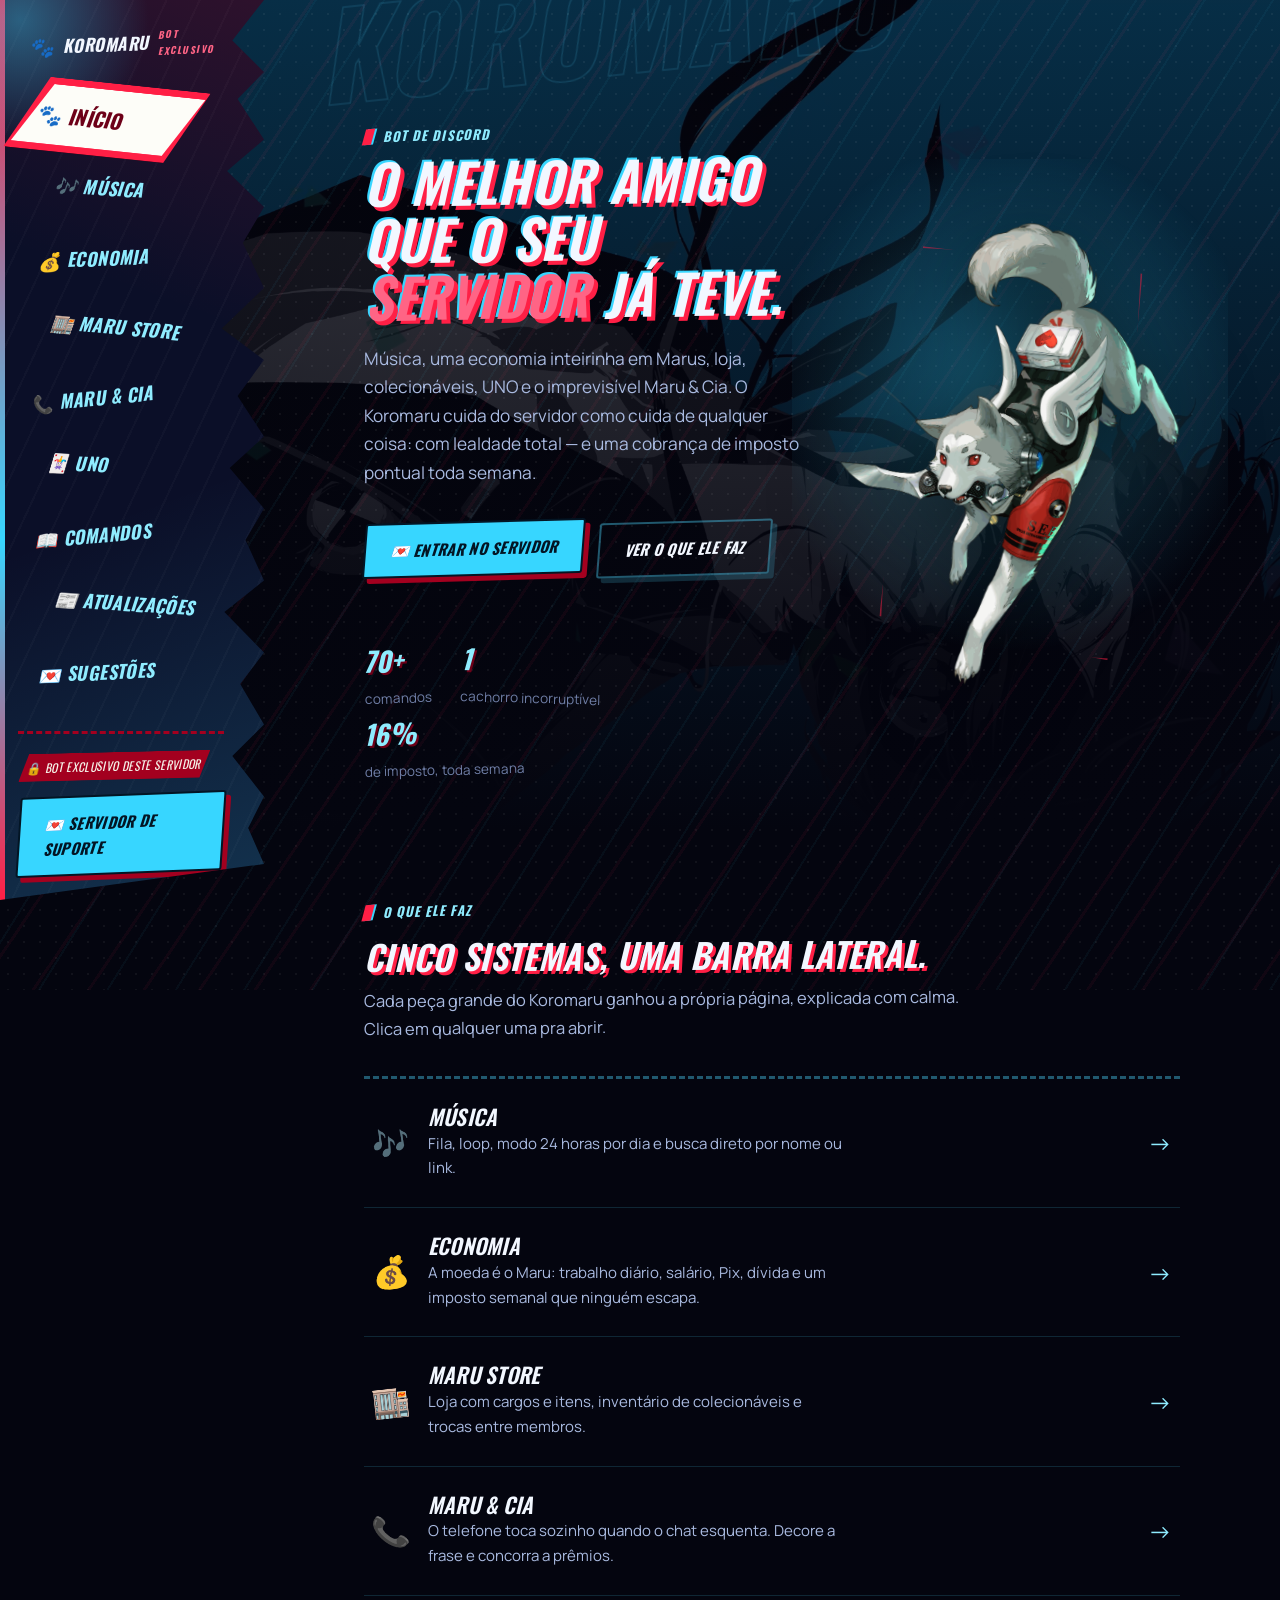
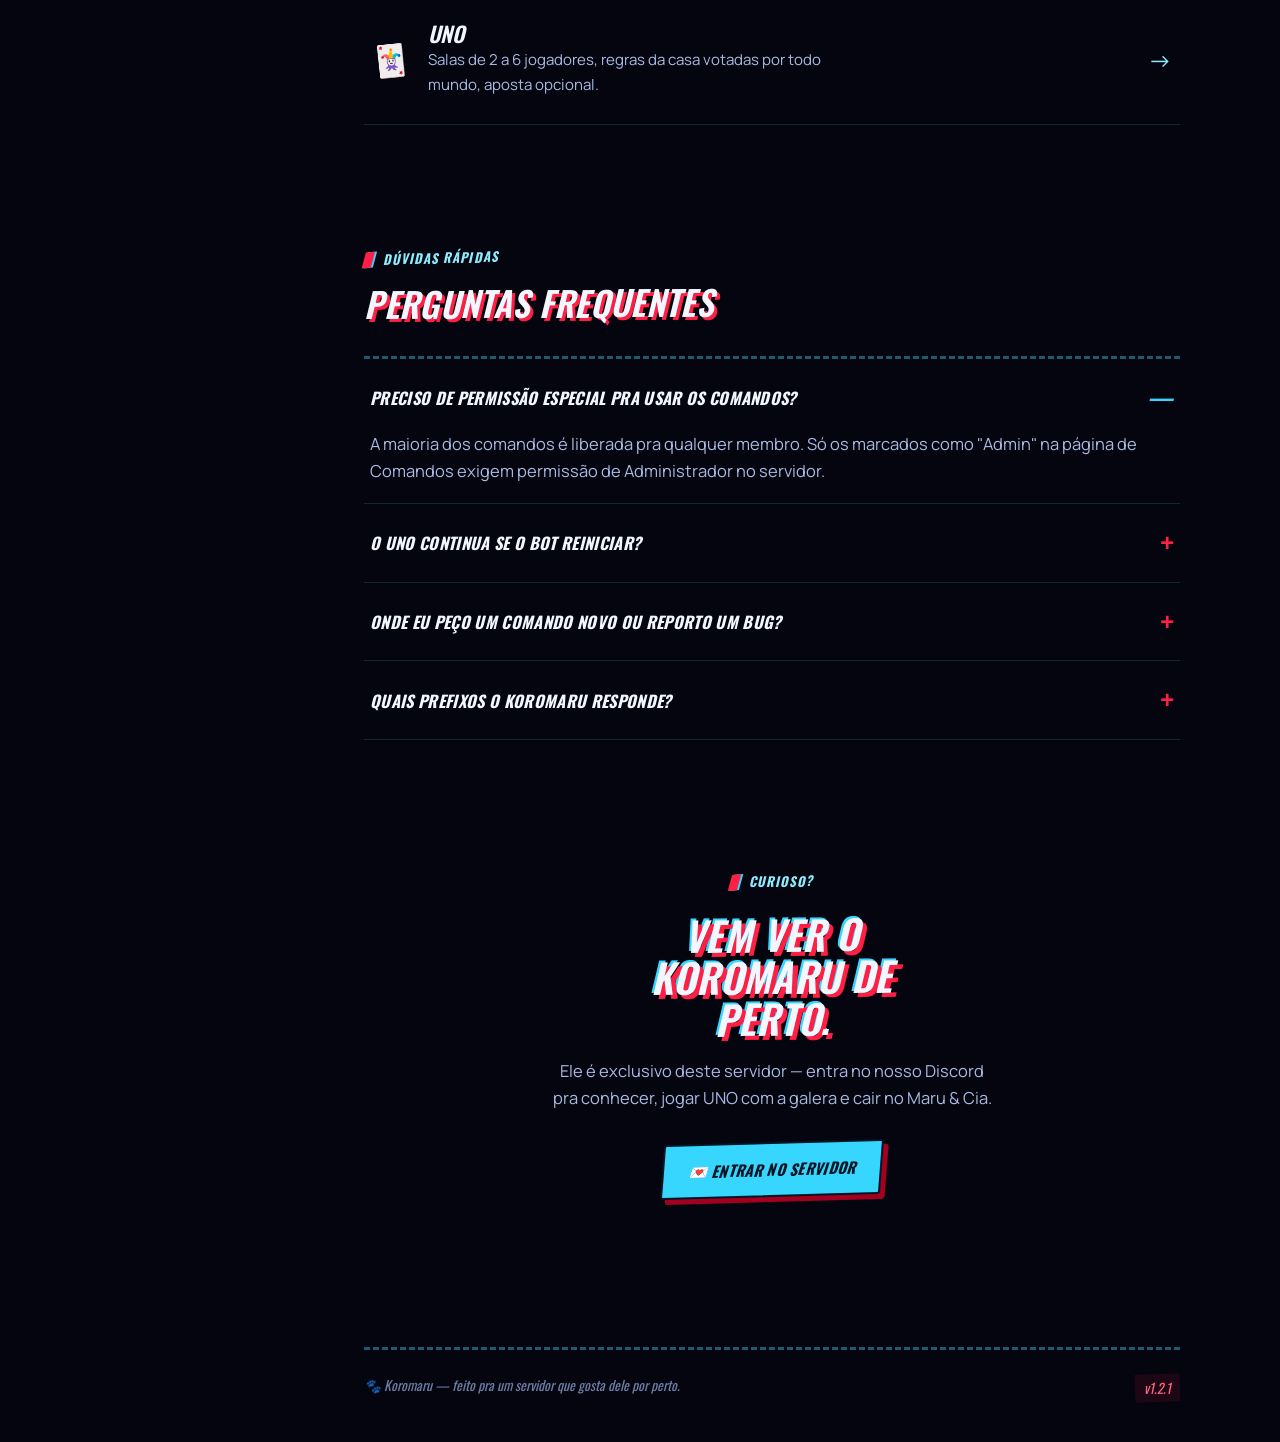
<file: index.html>
<!DOCTYPE html>
<html lang="pt-BR">
<head>
<meta charset="UTF-8">
<meta name="viewport" content="width=device-width, initial-scale=1.0">
<title>Koromaru — o bot que toma conta do seu servidor</title>
<meta name="description" content="Koromaru: bot de música, economia, loja, UNO e Maru & Cia pro seu servidor de Discord.">
<link rel="icon" href="data:image/svg+xml,<svg xmlns=%22http://www.w3.org/2000/svg%22 viewBox=%220 0 100 100%22><text y=%22.9em%22 font-size=%2290%22>🐾</text></svg>">
<link rel="preconnect" href="https://fonts.googleapis.com">
<link rel="preconnect" href="https://fonts.gstatic.com" crossorigin>
<link href="https://fonts.googleapis.com/css2?family=Oswald:ital,wght@0,400;0,500;0,600;0,700;1,500;1,600&family=Manrope:wght@400;500;600;700;800&display=swap" rel="stylesheet">
<link rel="stylesheet" href="style.css">

</head>
<body>

<input type="checkbox" id="nav-toggle" class="nav-toggle-checkbox">
<header class="topbar">
  <div class="brand"><span class="paw">🐾</span> Koromaru</div>
  <label for="nav-toggle" class="hamburger" aria-label="Abrir menu">
    <span></span><span></span><span></span>
  </label>
</header>
<aside class="sidebar">
  <div class="sidebar-glow"></div>
  <div class="brand sidebar-brand"><span class="paw">🐾</span> Koromaru</div>
  <nav class="navlist">
    <a class="navitem active tilt-0" href="index.html"><span class="navitem-fill"></span><span class="navitem-txt">🐾 Início</span></a>
    <a class="navitem tilt-1" href="musica.html"><span class="navitem-fill"></span><span class="navitem-txt">🎶 Música</span></a>
    <a class="navitem tilt-2" href="economia.html"><span class="navitem-fill"></span><span class="navitem-txt">💰 Economia</span></a>
    <a class="navitem tilt-3" href="maru-store.html"><span class="navitem-fill"></span><span class="navitem-txt">🏬 Maru Store</span></a>
    <a class="navitem tilt-4" href="maru-e-cia.html"><span class="navitem-fill"></span><span class="navitem-txt">📞 Maru & Cia</span></a>
    <a class="navitem tilt-5" href="uno.html"><span class="navitem-fill"></span><span class="navitem-txt">🃏 UNO</span></a>
    <a class="navitem tilt-0" href="comandos.html"><span class="navitem-fill"></span><span class="navitem-txt">📖 Comandos</span></a>
    <a class="navitem tilt-1" href="atualizacoes.html"><span class="navitem-fill"></span><span class="navitem-txt">📰 Atualizações</span></a>
    <a class="navitem tilt-2" href="sugestoes.html"><span class="navitem-fill"></span><span class="navitem-txt">💌 Sugestões</span></a>
  </nav>
  <div class="sidebar-bottom">
    <span class="exclusive-tag">🔒 Bot exclusivo deste servidor</span>
    <a class="btn btn-block" href="https://discord.gg/B9Vd4QWvcq">💌 Servidor de Suporte</a>
  </div>
</aside>
<label for="nav-toggle" class="nav-scrim"></label>

<div class="page">
<main class="content">

<section class="hero">
  <div class="hero-copy">
    <span class="eyebrow"><span class="slash"></span>Bot de Discord</span>
    <h1>O melhor amigo que o seu <em>servidor</em> já teve.</h1>
    <p class="lede">Música, uma economia inteirinha em Marus, loja, colecionáveis, UNO e o
    imprevisível Maru &amp; Cia. O Koromaru cuida do servidor como cuida de qualquer coisa: com
    lealdade total — e uma cobrança de imposto pontual toda semana.</p>
    <div class="hero-ctas">
      <a class="btn" href="https://discord.gg/B9Vd4QWvcq">💌 Entrar no servidor</a>
      <a class="btn ghost" href="#recursos">Ver o que ele faz</a>
    </div>
    <div class="hero-stats">
      <div class="stat"><b>70+</b><span>comandos</span></div>
      <div class="stat"><b>1</b><span>cachorro incorruptível</span></div>
      <div class="stat"><b>16%</b><span>de imposto, toda semana</span></div>
    </div>
  </div>
  <div class="hero-art">
    <div class="glow"></div>
    <img src="assets/koromaru-hero.png" alt="Koromaru, o cão de Persona 3, ilustração de ação">
  </div>
</section>

<section id="recursos">
  <div class="section-head">
    <span class="eyebrow"><span class="slash"></span>O que ele faz</span>
    <h2>Cinco sistemas, uma barra lateral.</h2>
    <p>Cada peça grande do Koromaru ganhou a própria página, explicada com calma. Clica em
    qualquer uma pra abrir.</p>
  </div>

  <div class="hub-list">
    <a class="hub-row" href="musica.html">
      <div class="hl"><span class="emoji">🎶</span><div><h3>Música</h3><p>Fila, loop, modo 24 horas por dia e busca direto por nome ou link.</p></div></div>
      <span class="arrow">→</span>
    </a>
    <a class="hub-row" href="economia.html">
      <div class="hl"><span class="emoji">💰</span><div><h3>Economia</h3><p>A moeda é o Maru: trabalho diário, salário, Pix, dívida e um imposto semanal que ninguém escapa.</p></div></div>
      <span class="arrow">→</span>
    </a>
    <a class="hub-row" href="maru-store.html">
      <div class="hl"><span class="emoji">🏬</span><div><h3>Maru Store</h3><p>Loja com cargos e itens, inventário de colecionáveis e trocas entre membros.</p></div></div>
      <span class="arrow">→</span>
    </a>
    <a class="hub-row" href="maru-e-cia.html">
      <div class="hl"><span class="emoji">📞</span><div><h3>Maru &amp; Cia</h3><p>O telefone toca sozinho quando o chat esquenta. Decore a frase e concorra a prêmios.</p></div></div>
      <span class="arrow">→</span>
    </a>
    <a class="hub-row" href="uno.html">
      <div class="hl"><span class="emoji">🃏</span><div><h3>UNO</h3><p>Salas de 2 a 6 jogadores, regras da casa votadas por todo mundo, aposta opcional.</p></div></div>
      <span class="arrow">→</span>
    </a>
  </div>
</section>

<section id="faq">
  <div class="section-head">
    <span class="eyebrow"><span class="slash"></span>Dúvidas rápidas</span>
    <h2>Perguntas frequentes</h2>
  </div>
  <div class="faq">
    <details open>
      <summary>Preciso de permissão especial pra usar os comandos?</summary>
      <p>A maioria dos comandos é liberada pra qualquer membro. Só os marcados como "Admin" na
      página de Comandos exigem permissão de Administrador no servidor.</p>
    </details>
    <details>
      <summary>O UNO continua se o bot reiniciar?</summary>
      <p>Ainda não — se o bot cair no meio de uma partida, ela é perdida. É uma limitação
      conhecida, então evite apostar muito enquanto isso não muda.</p>
    </details>
    <details>
      <summary>Onde eu peço um comando novo ou reporto um bug?</summary>
      <p>Na página <a href="sugestoes.html" style="color:var(--accent-soft)">Sugestões</a> — dá
      pra mandar direto por lá.</p>
    </details>
    <details>
      <summary>Quais prefixos o Koromaru responde?</summary>
      <p><code>r!</code>, <code>-</code>, <code>k!</code>, <code>K!</code> e comandos de barra
      (<code>/</code>).</p>
    </details>
  </div>
</section>

<section class="finalcta">
  <span class="eyebrow" style="justify-content:center;"><span class="slash"></span>Curioso?</span>
  <h2>Vem ver o Koromaru de perto.</h2>
  <p>Ele é exclusivo deste servidor — entra no nosso Discord pra conhecer, jogar UNO com a
  galera e cair no Maru &amp; Cia.</p>
  <a class="btn" href="https://discord.gg/B9Vd4QWvcq">💌 Entrar no servidor</a>
</section>


<footer class="sitefooter">
  <span>🐾 Koromaru — feito pra um servidor que gosta dele por perto.</span>
  <span class="footversion">v1.2.1</span>
</footer>

</main>
</div>

<script>
// Som de menu ao passar o mouse pelos itens da barra lateral — sintetizado na hora,
// sem precisar de nenhum arquivo de áudio.
(function(){
  var audioCtx;
  function tocarSom(freq){
    try{
      audioCtx = audioCtx || new (window.AudioContext || window.webkitAudioContext)();
      if(audioCtx.state === 'suspended'){ audioCtx.resume(); }
      var t0 = audioCtx.currentTime;
      var osc = audioCtx.createOscillator();
      var gain = audioCtx.createGain();
      osc.type = 'triangle';
      osc.frequency.setValueAtTime(freq, t0);
      osc.frequency.exponentialRampToValueAtTime(freq * 1.35, t0 + 0.07);
      gain.gain.setValueAtTime(0.001, t0);
      gain.gain.exponentialRampToValueAtTime(0.05, t0 + 0.01);
      gain.gain.exponentialRampToValueAtTime(0.001, t0 + 0.13);
      osc.connect(gain).connect(audioCtx.destination);
      osc.start(t0);
      osc.stop(t0 + 0.14);
    }catch(e){}
  }
  document.querySelectorAll('.navitem').forEach(function(el, i){
    el.addEventListener('mouseenter', function(){ tocarSom(560 + (i % 6) * 55); });
  });
})();
</script>


</body>
</html>
</file>
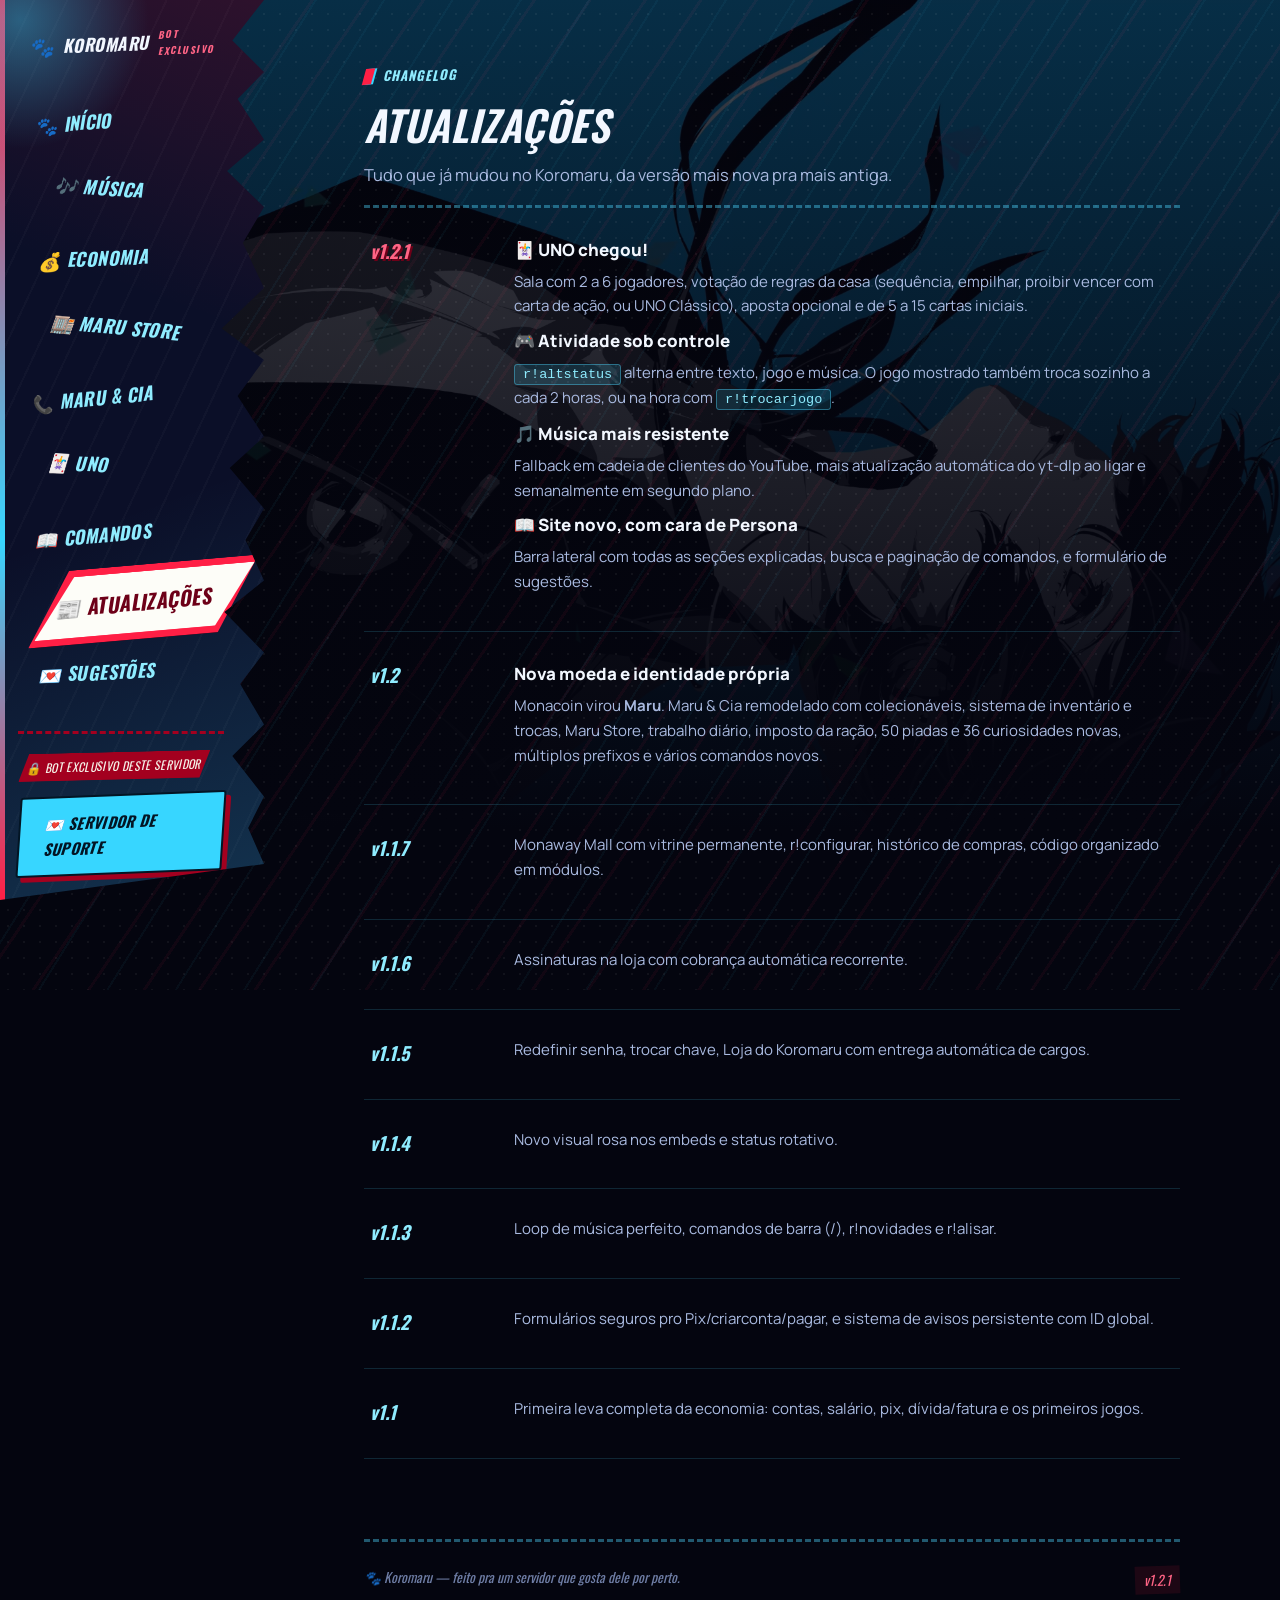
<file: atualizacoes.html>
<!DOCTYPE html>
<html lang="pt-BR">
<head>
<meta charset="UTF-8">
<meta name="viewport" content="width=device-width, initial-scale=1.0">
<title>Atualizações — Koromaru</title>
<meta name="description" content="Histórico de versões e novidades do Koromaru.">
<link rel="icon" href="data:image/svg+xml,<svg xmlns=%22http://www.w3.org/2000/svg%22 viewBox=%220 0 100 100%22><text y=%22.9em%22 font-size=%2290%22>🐾</text></svg>">
<link rel="preconnect" href="https://fonts.googleapis.com">
<link rel="preconnect" href="https://fonts.gstatic.com" crossorigin>
<link href="https://fonts.googleapis.com/css2?family=Oswald:ital,wght@0,400;0,500;0,600;0,700;1,500;1,600&family=Manrope:wght@400;500;600;700;800&display=swap" rel="stylesheet">
<link rel="stylesheet" href="style.css">

</head>
<body>

<input type="checkbox" id="nav-toggle" class="nav-toggle-checkbox">
<header class="topbar">
  <div class="brand"><span class="paw">🐾</span> Koromaru</div>
  <label for="nav-toggle" class="hamburger" aria-label="Abrir menu">
    <span></span><span></span><span></span>
  </label>
</header>
<aside class="sidebar">
  <div class="sidebar-glow"></div>
  <div class="brand sidebar-brand"><span class="paw">🐾</span> Koromaru</div>
  <nav class="navlist">
    <a class="navitem tilt-0" href="index.html"><span class="navitem-fill"></span><span class="navitem-txt">🐾 Início</span></a>
    <a class="navitem tilt-1" href="musica.html"><span class="navitem-fill"></span><span class="navitem-txt">🎶 Música</span></a>
    <a class="navitem tilt-2" href="economia.html"><span class="navitem-fill"></span><span class="navitem-txt">💰 Economia</span></a>
    <a class="navitem tilt-3" href="maru-store.html"><span class="navitem-fill"></span><span class="navitem-txt">🏬 Maru Store</span></a>
    <a class="navitem tilt-4" href="maru-e-cia.html"><span class="navitem-fill"></span><span class="navitem-txt">📞 Maru & Cia</span></a>
    <a class="navitem tilt-5" href="uno.html"><span class="navitem-fill"></span><span class="navitem-txt">🃏 UNO</span></a>
    <a class="navitem tilt-0" href="comandos.html"><span class="navitem-fill"></span><span class="navitem-txt">📖 Comandos</span></a>
    <a class="navitem active tilt-1" href="atualizacoes.html"><span class="navitem-fill"></span><span class="navitem-txt">📰 Atualizações</span></a>
    <a class="navitem tilt-2" href="sugestoes.html"><span class="navitem-fill"></span><span class="navitem-txt">💌 Sugestões</span></a>
  </nav>
  <div class="sidebar-bottom">
    <span class="exclusive-tag">🔒 Bot exclusivo deste servidor</span>
    <a class="btn btn-block" href="https://discord.gg/B9Vd4QWvcq">💌 Servidor de Suporte</a>
  </div>
</aside>
<label for="nav-toggle" class="nav-scrim"></label>

<div class="page">
<main class="content">

<span class="eyebrow"><span class="slash"></span>Changelog</span>
<h1 style="margin-top:12px; font-size:clamp(1.8rem,3.4vw,2.6rem);">Atualizações</h1>
<p style="color:var(--ink-dim); margin-top:14px; max-width:56ch;">Tudo que já mudou no
Koromaru, da versão mais nova pra mais antiga.</p>

<div class="timeline">
  <div class="timerow current">
    <div class="v">v1.2.1</div>
    <div>
      <h4>🃏 UNO chegou!</h4>
      <p>Sala com 2 a 6 jogadores, votação de regras da casa (sequência, empilhar, proibir vencer
      com carta de ação, ou UNO Clássico), aposta opcional e de 5 a 15 cartas iniciais.</p>
      <h4>🎮 Atividade sob controle</h4>
      <p><code>r!altstatus</code> alterna entre texto, jogo e música. O jogo mostrado também troca
      sozinho a cada 2 horas, ou na hora com <code>r!trocarjogo</code>.</p>
      <h4>🎵 Música mais resistente</h4>
      <p>Fallback em cadeia de clientes do YouTube, mais atualização automática do yt-dlp ao
      ligar e semanalmente em segundo plano.</p>
      <h4>📖 Site novo, com cara de Persona</h4>
      <p>Barra lateral com todas as seções explicadas, busca e paginação de comandos, e formulário
      de sugestões.</p>
    </div>
  </div>
  <div class="timerow">
    <div class="v">v1.2</div>
    <div>
      <h4>Nova moeda e identidade própria</h4>
      <p>Monacoin virou <b>Maru</b>. Maru & Cia remodelado com colecionáveis, sistema de
      inventário e trocas, Maru Store, trabalho diário, imposto da ração, 50 piadas e 36
      curiosidades novas, múltiplos prefixos e vários comandos novos.</p>
    </div>
  </div>
  <div class="timerow">
    <div class="v">v1.1.7</div>
    <div><p>Monaway Mall com vitrine permanente, r!configurar, histórico de compras, código
    organizado em módulos.</p></div>
  </div>
  <div class="timerow">
    <div class="v">v1.1.6</div>
    <div><p>Assinaturas na loja com cobrança automática recorrente.</p></div>
  </div>
  <div class="timerow">
    <div class="v">v1.1.5</div>
    <div><p>Redefinir senha, trocar chave, Loja do Koromaru com entrega automática de cargos.</p></div>
  </div>
  <div class="timerow">
    <div class="v">v1.1.4</div>
    <div><p>Novo visual rosa nos embeds e status rotativo.</p></div>
  </div>
  <div class="timerow">
    <div class="v">v1.1.3</div>
    <div><p>Loop de música perfeito, comandos de barra (/), r!novidades e r!alisar.</p></div>
  </div>
  <div class="timerow">
    <div class="v">v1.1.2</div>
    <div><p>Formulários seguros pro Pix/criarconta/pagar, e sistema de avisos persistente com ID
    global.</p></div>
  </div>
  <div class="timerow">
    <div class="v">v1.1</div>
    <div><p>Primeira leva completa da economia: contas, salário, pix, dívida/fatura e os
    primeiros jogos.</p></div>
  </div>
</div>


<footer class="sitefooter">
  <span>🐾 Koromaru — feito pra um servidor que gosta dele por perto.</span>
  <span class="footversion">v1.2.1</span>
</footer>

</main>
</div>

<script>
// Som de menu ao passar o mouse pelos itens da barra lateral — sintetizado na hora,
// sem precisar de nenhum arquivo de áudio.
(function(){
  var audioCtx;
  function tocarSom(freq){
    try{
      audioCtx = audioCtx || new (window.AudioContext || window.webkitAudioContext)();
      if(audioCtx.state === 'suspended'){ audioCtx.resume(); }
      var t0 = audioCtx.currentTime;
      var osc = audioCtx.createOscillator();
      var gain = audioCtx.createGain();
      osc.type = 'triangle';
      osc.frequency.setValueAtTime(freq, t0);
      osc.frequency.exponentialRampToValueAtTime(freq * 1.35, t0 + 0.07);
      gain.gain.setValueAtTime(0.001, t0);
      gain.gain.exponentialRampToValueAtTime(0.05, t0 + 0.01);
      gain.gain.exponentialRampToValueAtTime(0.001, t0 + 0.13);
      osc.connect(gain).connect(audioCtx.destination);
      osc.start(t0);
      osc.stop(t0 + 0.14);
    }catch(e){}
  }
  document.querySelectorAll('.navitem').forEach(function(el, i){
    el.addEventListener('mouseenter', function(){ tocarSom(560 + (i % 6) * 55); });
  });
})();
</script>


</body>
</html>
</file>
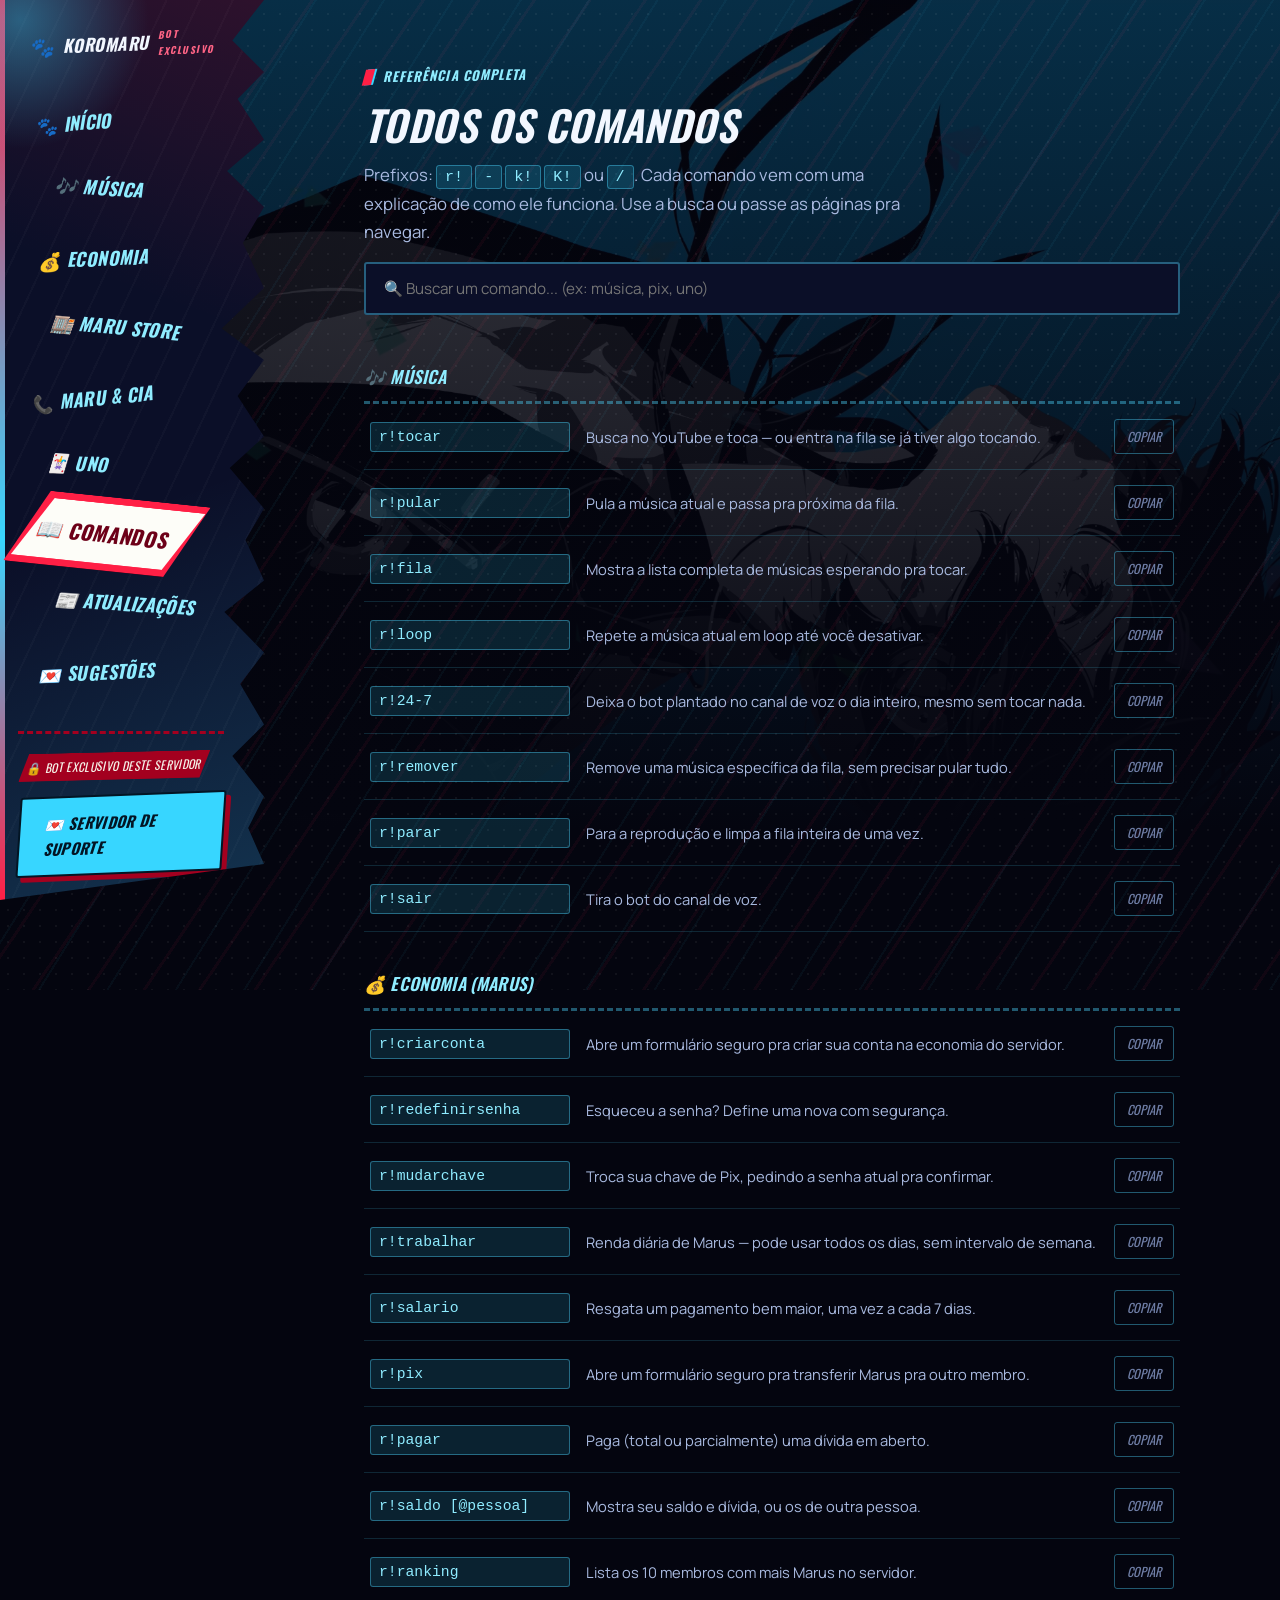
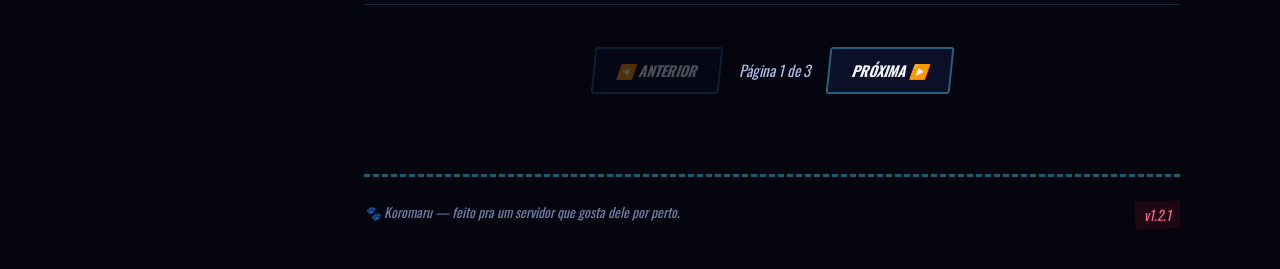
<file: comandos.html>
<!DOCTYPE html>
<html lang="pt-BR">
<head>
<meta charset="UTF-8">
<meta name="viewport" content="width=device-width, initial-scale=1.0">
<title>Comandos — Koromaru</title>
<meta name="description" content="Lista completa de comandos do Koromaru, com busca e paginação.">
<link rel="icon" href="data:image/svg+xml,<svg xmlns=%22http://www.w3.org/2000/svg%22 viewBox=%220 0 100 100%22><text y=%22.9em%22 font-size=%2290%22>🐾</text></svg>">
<link rel="preconnect" href="https://fonts.googleapis.com">
<link rel="preconnect" href="https://fonts.gstatic.com" crossorigin>
<link href="https://fonts.googleapis.com/css2?family=Oswald:ital,wght@0,400;0,500;0,600;0,700;1,500;1,600&family=Manrope:wght@400;500;600;700;800&display=swap" rel="stylesheet">
<link rel="stylesheet" href="style.css">

</head>
<body>

<input type="checkbox" id="nav-toggle" class="nav-toggle-checkbox">
<header class="topbar">
  <div class="brand"><span class="paw">🐾</span> Koromaru</div>
  <label for="nav-toggle" class="hamburger" aria-label="Abrir menu">
    <span></span><span></span><span></span>
  </label>
</header>
<aside class="sidebar">
  <div class="sidebar-glow"></div>
  <div class="brand sidebar-brand"><span class="paw">🐾</span> Koromaru</div>
  <nav class="navlist">
    <a class="navitem tilt-0" href="index.html"><span class="navitem-fill"></span><span class="navitem-txt">🐾 Início</span></a>
    <a class="navitem tilt-1" href="musica.html"><span class="navitem-fill"></span><span class="navitem-txt">🎶 Música</span></a>
    <a class="navitem tilt-2" href="economia.html"><span class="navitem-fill"></span><span class="navitem-txt">💰 Economia</span></a>
    <a class="navitem tilt-3" href="maru-store.html"><span class="navitem-fill"></span><span class="navitem-txt">🏬 Maru Store</span></a>
    <a class="navitem tilt-4" href="maru-e-cia.html"><span class="navitem-fill"></span><span class="navitem-txt">📞 Maru & Cia</span></a>
    <a class="navitem tilt-5" href="uno.html"><span class="navitem-fill"></span><span class="navitem-txt">🃏 UNO</span></a>
    <a class="navitem active tilt-0" href="comandos.html"><span class="navitem-fill"></span><span class="navitem-txt">📖 Comandos</span></a>
    <a class="navitem tilt-1" href="atualizacoes.html"><span class="navitem-fill"></span><span class="navitem-txt">📰 Atualizações</span></a>
    <a class="navitem tilt-2" href="sugestoes.html"><span class="navitem-fill"></span><span class="navitem-txt">💌 Sugestões</span></a>
  </nav>
  <div class="sidebar-bottom">
    <span class="exclusive-tag">🔒 Bot exclusivo deste servidor</span>
    <a class="btn btn-block" href="https://discord.gg/B9Vd4QWvcq">💌 Servidor de Suporte</a>
  </div>
</aside>
<label for="nav-toggle" class="nav-scrim"></label>

<div class="page">
<main class="content">

<span class="eyebrow"><span class="slash"></span>Referência completa</span>
<h1 style="margin-top:12px; font-size:clamp(1.8rem,3.4vw,2.6rem);">Todos os comandos</h1>
<p style="color:var(--ink-dim); margin-top:14px; max-width:56ch; font-size:1.05rem;">Prefixos:
<code>r!</code> <code>-</code> <code>k!</code> <code>K!</code> ou <code>/</code>. Cada comando
vem com uma explicação de como ele funciona. Use a busca ou passe as páginas pra navegar.</p>

<input class="cmdsearch" id="buscaComando" type="text" placeholder="🔍 Buscar um comando... (ex: música, pix, uno)" oninput="filtrarComandos(this.value)">

<div id="areaComandos"></div>
<div class="pager" id="pager">
  <button id="btnAnterior" onclick="mudarPagina(-1)">◀️ Anterior</button>
  <span class="pageinfo" id="pageinfo">Página 1 de 1</span>
  <button id="btnProxima" onclick="mudarPagina(1)">Próxima ▶️</button>
</div>
<p id="semresultado" style="display:none; color:var(--ink-dimmer); margin-top:30px;">Nenhum
comando encontrado. Tenta outra palavra, ou sugere um novo na página
<a href="sugestoes.html" style="color:var(--accent-soft)">Sugestões</a>.</p>


<footer class="sitefooter">
  <span>🐾 Koromaru — feito pra um servidor que gosta dele por perto.</span>
  <span class="footversion">v1.2.1</span>
</footer>

</main>
</div>

<script>
// Som de menu ao passar o mouse pelos itens da barra lateral — sintetizado na hora,
// sem precisar de nenhum arquivo de áudio.
(function(){
  var audioCtx;
  function tocarSom(freq){
    try{
      audioCtx = audioCtx || new (window.AudioContext || window.webkitAudioContext)();
      if(audioCtx.state === 'suspended'){ audioCtx.resume(); }
      var t0 = audioCtx.currentTime;
      var osc = audioCtx.createOscillator();
      var gain = audioCtx.createGain();
      osc.type = 'triangle';
      osc.frequency.setValueAtTime(freq, t0);
      osc.frequency.exponentialRampToValueAtTime(freq * 1.35, t0 + 0.07);
      gain.gain.setValueAtTime(0.001, t0);
      gain.gain.exponentialRampToValueAtTime(0.05, t0 + 0.01);
      gain.gain.exponentialRampToValueAtTime(0.001, t0 + 0.13);
      osc.connect(gain).connect(audioCtx.destination);
      osc.start(t0);
      osc.stop(t0 + 0.14);
    }catch(e){}
  }
  document.querySelectorAll('.navitem').forEach(function(el, i){
    el.addEventListener('mouseenter', function(){ tocarSom(560 + (i % 6) * 55); });
  });
})();
</script>


<script>
const CATEGORIAS = [{"emoji": "🎶", "nome": "Música", "itens": [{"cmd": "r!tocar <nome ou link>", "desc": "Busca no YouTube e toca — ou entra na fila se já tiver algo tocando."}, {"cmd": "r!pular", "desc": "Pula a música atual e passa pra próxima da fila."}, {"cmd": "r!fila", "desc": "Mostra a lista completa de músicas esperando pra tocar."}, {"cmd": "r!loop", "desc": "Repete a música atual em loop até você desativar."}, {"cmd": "r!24-7", "desc": "Deixa o bot plantado no canal de voz o dia inteiro, mesmo sem tocar nada."}, {"cmd": "r!remover <nome>", "desc": "Remove uma música específica da fila, sem precisar pular tudo."}, {"cmd": "r!parar", "desc": "Para a reprodução e limpa a fila inteira de uma vez."}, {"cmd": "r!sair", "desc": "Tira o bot do canal de voz."}]}, {"emoji": "💰", "nome": "Economia (Marus)", "itens": [{"cmd": "r!criarconta", "desc": "Abre um formulário seguro pra criar sua conta na economia do servidor."}, {"cmd": "r!redefinirsenha", "desc": "Esqueceu a senha? Define uma nova com segurança."}, {"cmd": "r!mudarchave", "desc": "Troca sua chave de Pix, pedindo a senha atual pra confirmar."}, {"cmd": "r!trabalhar", "desc": "Renda diária de Marus — pode usar todos os dias, sem intervalo de semana."}, {"cmd": "r!salario", "desc": "Resgata um pagamento bem maior, uma vez a cada 7 dias."}, {"cmd": "r!pix", "desc": "Abre um formulário seguro pra transferir Marus pra outro membro."}, {"cmd": "r!pagar", "desc": "Paga (total ou parcialmente) uma dívida em aberto."}, {"cmd": "r!saldo [@pessoa]", "desc": "Mostra seu saldo e dívida, ou os de outra pessoa."}, {"cmd": "r!ranking", "desc": "Lista os 10 membros com mais Marus no servidor."}]}, {"emoji": "🎲", "nome": "Jogos", "itens": [{"cmd": "r!cassino <valor>", "desc": "Aposta num caça-níquel com vários níveis de prêmio (e de perda)."}, {"cmd": "r!moeda apostar <cara|coroa> @pessoa <valor>", "desc": "Desafia alguém pra um cara ou coroa; a pessoa escolhe aceitar ou recusar."}, {"cmd": "r!uno [aposta]", "desc": "Abre uma sala de UNO (2 a 6 jogadores), com aposta em Marus opcional."}, {"cmd": "r!ligar 6672 7275 <frase>", "desc": "Responde ao evento do Maru & Cia pra concorrer a Marus e colecionáveis."}]}, {"emoji": "🏬", "nome": "Maru Store e Inventário", "itens": [{"cmd": "r!loja", "desc": "Mostra a vitrine completa da Maru Store, com botão de compra."}, {"cmd": "r!comprar <ID>", "desc": "Compra o item daquele ID — cargos chegam automaticamente."}, {"cmd": "r!minhasassinaturas", "desc": "Lista suas assinaturas ativas na loja."}, {"cmd": "r!cancelarassinatura <ID>", "desc": "Cancela uma assinatura pra parar a cobrança recorrente."}, {"cmd": "r!inventario [@pessoa]", "desc": "Mostra cargos, colecionáveis e foto de perfil de alguém."}, {"cmd": "r!trade @pessoa", "desc": "Propõe trocar um colecionável seu por um da outra pessoa."}]}, {"emoji": "✨", "nome": "Diversão e utilidade", "itens": [{"cmd": "r!avatar [@pessoa]", "desc": "Mostra a foto de perfil de alguém, em tamanho grande."}, {"cmd": "r!banner [@pessoa]", "desc": "Mostra o banner de perfil do Discord de alguém, se tiver um."}, {"cmd": "r!servidor", "desc": "Mostra informações gerais sobre o servidor atual."}, {"cmd": "r!userinfo [@pessoa]", "desc": "Mostra dados sobre um membro: quando entrou, cargos, etc."}, {"cmd": "r!rolar <NdM>", "desc": "Rola dados no formato clássico de RPG, tipo 2d6."}, {"cmd": "r!oraculo <pergunta>", "desc": "Faz uma pergunta de sim ou não pro faro místico do Koromaru."}, {"cmd": "r!enquete <pergunta>", "desc": "Cria uma enquete rápida com reações de sim/não."}, {"cmd": "r!lembrete <minutos> <texto>", "desc": "Te avisa depois de um tempo, no mesmo canal."}, {"cmd": "r!sorte", "desc": "Mostra a previsão do dia, no estilo horóscopo."}, {"cmd": "r!shipp @a @b", "desc": "Calcula (sem nenhuma ciência) o quanto duas pessoas combinam."}, {"cmd": "r!curiosidade", "desc": "Manda uma curiosidade aleatória sobre anime, jogos ou música."}, {"cmd": "r!alisar", "desc": "Alisa o Koromaru. Ele agradece."}, {"cmd": "r!novidades", "desc": "Mostra o changelog da versão atual e o histórico de versões."}, {"cmd": "r!ajuda", "desc": "Lista resumida de todos os comandos, direto no Discord."}]}, {"emoji": "🛡️", "nome": "Administração", "itens": [{"cmd": "r!banir @pessoa", "desc": "Bane um membro do servidor. Requer permissão de Administrador."}, {"cmd": "r!desbanir <ID>", "desc": "Remove o banimento de alguém pelo ID. Admin."}, {"cmd": "r!expulsar @pessoa", "desc": "Expulsa um membro sem banir permanentemente. Admin."}, {"cmd": "r!mutar @pessoa", "desc": "Silencia um membro no servidor. Admin."}, {"cmd": "r!desmutar @pessoa", "desc": "Remove o silenciamento de um membro. Admin."}, {"cmd": "r!avisar @pessoa <motivo>", "desc": "Registra um aviso formal pro membro. Admin."}, {"cmd": "r!avisos @pessoa", "desc": "Mostra os avisos que aquele membro já recebeu."}, {"cmd": "r!listavisos", "desc": "Lista todos os avisos já dados no servidor. Admin."}, {"cmd": "r!limpar <quantidade>", "desc": "Apaga uma quantidade de mensagens do canal. Admin."}, {"cmd": "r!configurar", "desc": "Abre o painel de configuração do bot (embeds, loja, inventário). Admin."}, {"cmd": "r!altstatus", "desc": "Alterna a atividade do bot entre texto, jogo e música. Admin."}, {"cmd": "r!trocarjogo", "desc": "Troca na hora o jogo mostrado na atividade. Admin."}]}];
const POR_PAGINA = 2;
let paginaAtual = 0;
let buscaAtual = "";

function copiarComando(btn, cmd){
  navigator.clipboard.writeText(cmd).then(function(){
    var original = btn.textContent;
    btn.textContent = 'Copiado!';
    btn.classList.add('copied');
    setTimeout(function(){ btn.textContent = original; btn.classList.remove('copied'); }, 1500);
  });
}

function renderCmdRow(cmd, desc){
  var primeira = cmd.split(' ')[0];
  return '<div class="cmdrow"><code>' + cmd + '</code><span class="desc">' + desc + '</span>' +
    '<button class="copybtn" onclick="copiarComando(this, \'' + primeira + '\')">Copiar</button></div>';
}

function renderCategoria(cat){
  var linhas = cat.itens.map(function(i){ return renderCmdRow(i.cmd, i.desc); }).join('');
  return '<div class="cmdcat"><h3>' + cat.emoji + ' ' + cat.nome + '</h3><div class="cmdtable">' + linhas + '</div></div>';
}

function categoriasFiltradas(){
  if(!buscaAtual) return CATEGORIAS;
  var termo = buscaAtual.toLowerCase();
  return CATEGORIAS.map(function(cat){
    var itens = cat.itens.filter(function(i){
      return (i.cmd + ' ' + i.desc).toLowerCase().indexOf(termo) !== -1;
    });
    return {emoji: cat.emoji, nome: cat.nome, itens: itens};
  }).filter(function(cat){ return cat.itens.length > 0; });
}

function render(){
  var categorias = categoriasFiltradas();
  var area = document.getElementById('areaComandos');
  var pager = document.getElementById('pager');
  var semresultado = document.getElementById('semresultado');

  if(categorias.length === 0){
    area.innerHTML = '';
    pager.style.display = 'none';
    semresultado.style.display = '';
    return;
  }
  semresultado.style.display = 'none';

  if(buscaAtual){
    area.innerHTML = categorias.map(renderCategoria).join('');
    pager.style.display = 'none';
    return;
  }

  pager.style.display = 'flex';
  var totalPaginas = Math.ceil(categorias.length / POR_PAGINA);
  if(paginaAtual >= totalPaginas) paginaAtual = totalPaginas - 1;
  if(paginaAtual < 0) paginaAtual = 0;
  var inicio = paginaAtual * POR_PAGINA;
  var pagina = categorias.slice(inicio, inicio + POR_PAGINA);
  area.innerHTML = pagina.map(renderCategoria).join('');
  document.getElementById('pageinfo').textContent = 'Página ' + (paginaAtual + 1) + ' de ' + totalPaginas;
  document.getElementById('btnAnterior').disabled = paginaAtual === 0;
  document.getElementById('btnProxima').disabled = paginaAtual >= totalPaginas - 1;
  window.scrollTo({top: 0, behavior: 'instant'});
}

function mudarPagina(delta){
  paginaAtual += delta;
  render();
}

function filtrarComandos(texto){
  buscaAtual = texto.trim();
  paginaAtual = 0;
  render();
}

render();
</script>

</body>
</html>
</file>
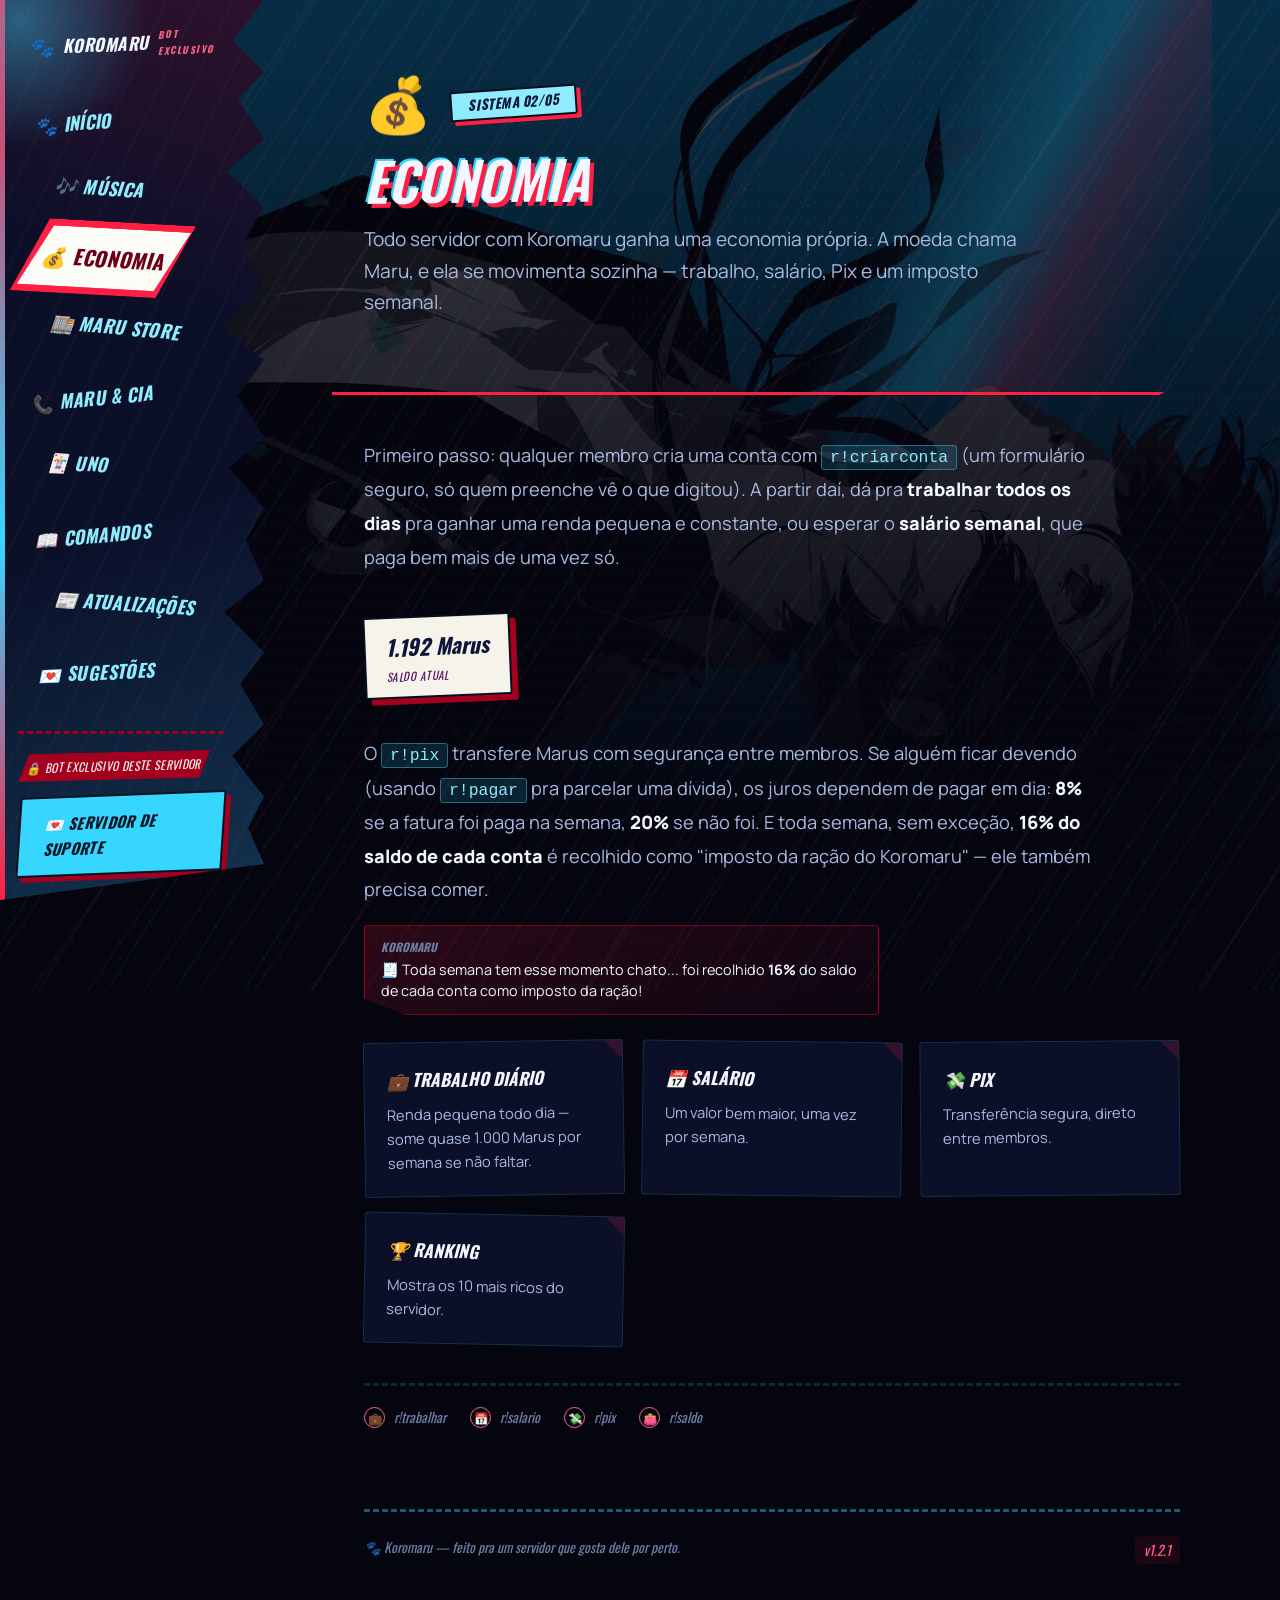
<file: economia.html>
<!DOCTYPE html>
<html lang="pt-BR">
<head>
<meta charset="UTF-8">
<meta name="viewport" content="width=device-width, initial-scale=1.0">
<title>Economia — Koromaru</title>
<meta name="description" content="Como funciona a economia em Marus do Koromaru.">
<link rel="icon" href="data:image/svg+xml,<svg xmlns=%22http://www.w3.org/2000/svg%22 viewBox=%220 0 100 100%22><text y=%22.9em%22 font-size=%2290%22>🐾</text></svg>">
<link rel="preconnect" href="https://fonts.googleapis.com">
<link rel="preconnect" href="https://fonts.gstatic.com" crossorigin>
<link href="https://fonts.googleapis.com/css2?family=Oswald:ital,wght@0,400;0,500;0,600;0,700;1,500;1,600&family=Manrope:wght@400;500;600;700;800&display=swap" rel="stylesheet">
<link rel="stylesheet" href="style.css">

</head>
<body>

<input type="checkbox" id="nav-toggle" class="nav-toggle-checkbox">
<header class="topbar">
  <div class="brand"><span class="paw">🐾</span> Koromaru</div>
  <label for="nav-toggle" class="hamburger" aria-label="Abrir menu">
    <span></span><span></span><span></span>
  </label>
</header>
<aside class="sidebar">
  <div class="sidebar-glow"></div>
  <div class="brand sidebar-brand"><span class="paw">🐾</span> Koromaru</div>
  <nav class="navlist">
    <a class="navitem tilt-0" href="index.html"><span class="navitem-fill"></span><span class="navitem-txt">🐾 Início</span></a>
    <a class="navitem tilt-1" href="musica.html"><span class="navitem-fill"></span><span class="navitem-txt">🎶 Música</span></a>
    <a class="navitem active tilt-2" href="economia.html"><span class="navitem-fill"></span><span class="navitem-txt">💰 Economia</span></a>
    <a class="navitem tilt-3" href="maru-store.html"><span class="navitem-fill"></span><span class="navitem-txt">🏬 Maru Store</span></a>
    <a class="navitem tilt-4" href="maru-e-cia.html"><span class="navitem-fill"></span><span class="navitem-txt">📞 Maru & Cia</span></a>
    <a class="navitem tilt-5" href="uno.html"><span class="navitem-fill"></span><span class="navitem-txt">🃏 UNO</span></a>
    <a class="navitem tilt-0" href="comandos.html"><span class="navitem-fill"></span><span class="navitem-txt">📖 Comandos</span></a>
    <a class="navitem tilt-1" href="atualizacoes.html"><span class="navitem-fill"></span><span class="navitem-txt">📰 Atualizações</span></a>
    <a class="navitem tilt-2" href="sugestoes.html"><span class="navitem-fill"></span><span class="navitem-txt">💌 Sugestões</span></a>
  </nav>
  <div class="sidebar-bottom">
    <span class="exclusive-tag">🔒 Bot exclusivo deste servidor</span>
    <a class="btn btn-block" href="https://discord.gg/B9Vd4QWvcq">💌 Servidor de Suporte</a>
  </div>
</aside>
<label for="nav-toggle" class="nav-scrim"></label>

<div class="page">
<main class="content">

<div class="feature-hero">
  <div class="band"></div>
  <div class="kicker">💰<span class="tagchip">Sistema 02/05</span></div>
  <h1>Economia</h1>
  <p class="sub">Todo servidor com Koromaru ganha uma economia própria. A moeda chama Maru, e ela se movimenta sozinha — trabalho, salário, Pix e um imposto semanal.</p>
</div>

<p class="bigtext">Primeiro passo: qualquer membro cria uma conta com <code>r!criarconta</code>
(um formulário seguro, só quem preenche vê o que digitou). A partir daí, dá pra <b>trabalhar
todos os dias</b> pra ganhar uma renda pequena e constante, ou esperar o <b>salário semanal</b>,
que paga bem mais de uma vez só.</p>

<div class="wallet-chip"><span class="v">1.192 Marus</span><span class="l">saldo atual</span></div>

<p class="bigtext">O <code>r!pix</code> transfere Marus com segurança entre membros. Se alguém
ficar devendo (usando <code>r!pagar</code> pra parcelar uma dívida), os juros dependem de pagar
em dia: <b>8%</b> se a fatura foi paga na semana, <b>20%</b> se não foi. E toda semana, sem
exceção, <b>16% do saldo de cada conta</b> é recolhido como "imposto da ração do Koromaru" — ele
também precisa comer.</p>

<div class="chatcard" style="max-width:560px;">
  <div class="bubble bot"><span class="who">Koromaru</span>🧾 Toda semana tem esse momento chato... foi recolhido <b>16%</b> do saldo de cada conta como imposto da ração!</div>
</div>

<div class="subgrid">
  <div class="subcard"><h4>💼 Trabalho diário</h4><p>Renda pequena todo dia — some quase 1.000 Marus por semana se não faltar.</p></div>
  <div class="subcard"><h4>📅 Salário</h4><p>Um valor bem maior, uma vez por semana.</p></div>
  <div class="subcard"><h4>💸 Pix</h4><p>Transferência segura, direto entre membros.</p></div>
  <div class="subcard"><h4>🏆 Ranking</h4><p>Mostra os 10 mais ricos do servidor.</p></div>
</div>

<div class="control-hint"><span><b>💼</b> r!trabalhar</span><span><b>📅</b> r!salario</span><span><b>💸</b> r!pix</span><span><b>👛</b> r!saldo</span></div>


<footer class="sitefooter">
  <span>🐾 Koromaru — feito pra um servidor que gosta dele por perto.</span>
  <span class="footversion">v1.2.1</span>
</footer>

</main>
</div>

<script>
// Som de menu ao passar o mouse pelos itens da barra lateral — sintetizado na hora,
// sem precisar de nenhum arquivo de áudio.
(function(){
  var audioCtx;
  function tocarSom(freq){
    try{
      audioCtx = audioCtx || new (window.AudioContext || window.webkitAudioContext)();
      if(audioCtx.state === 'suspended'){ audioCtx.resume(); }
      var t0 = audioCtx.currentTime;
      var osc = audioCtx.createOscillator();
      var gain = audioCtx.createGain();
      osc.type = 'triangle';
      osc.frequency.setValueAtTime(freq, t0);
      osc.frequency.exponentialRampToValueAtTime(freq * 1.35, t0 + 0.07);
      gain.gain.setValueAtTime(0.001, t0);
      gain.gain.exponentialRampToValueAtTime(0.05, t0 + 0.01);
      gain.gain.exponentialRampToValueAtTime(0.001, t0 + 0.13);
      osc.connect(gain).connect(audioCtx.destination);
      osc.start(t0);
      osc.stop(t0 + 0.14);
    }catch(e){}
  }
  document.querySelectorAll('.navitem').forEach(function(el, i){
    el.addEventListener('mouseenter', function(){ tocarSom(560 + (i % 6) * 55); });
  });
})();
</script>


</body>
</html>
</file>
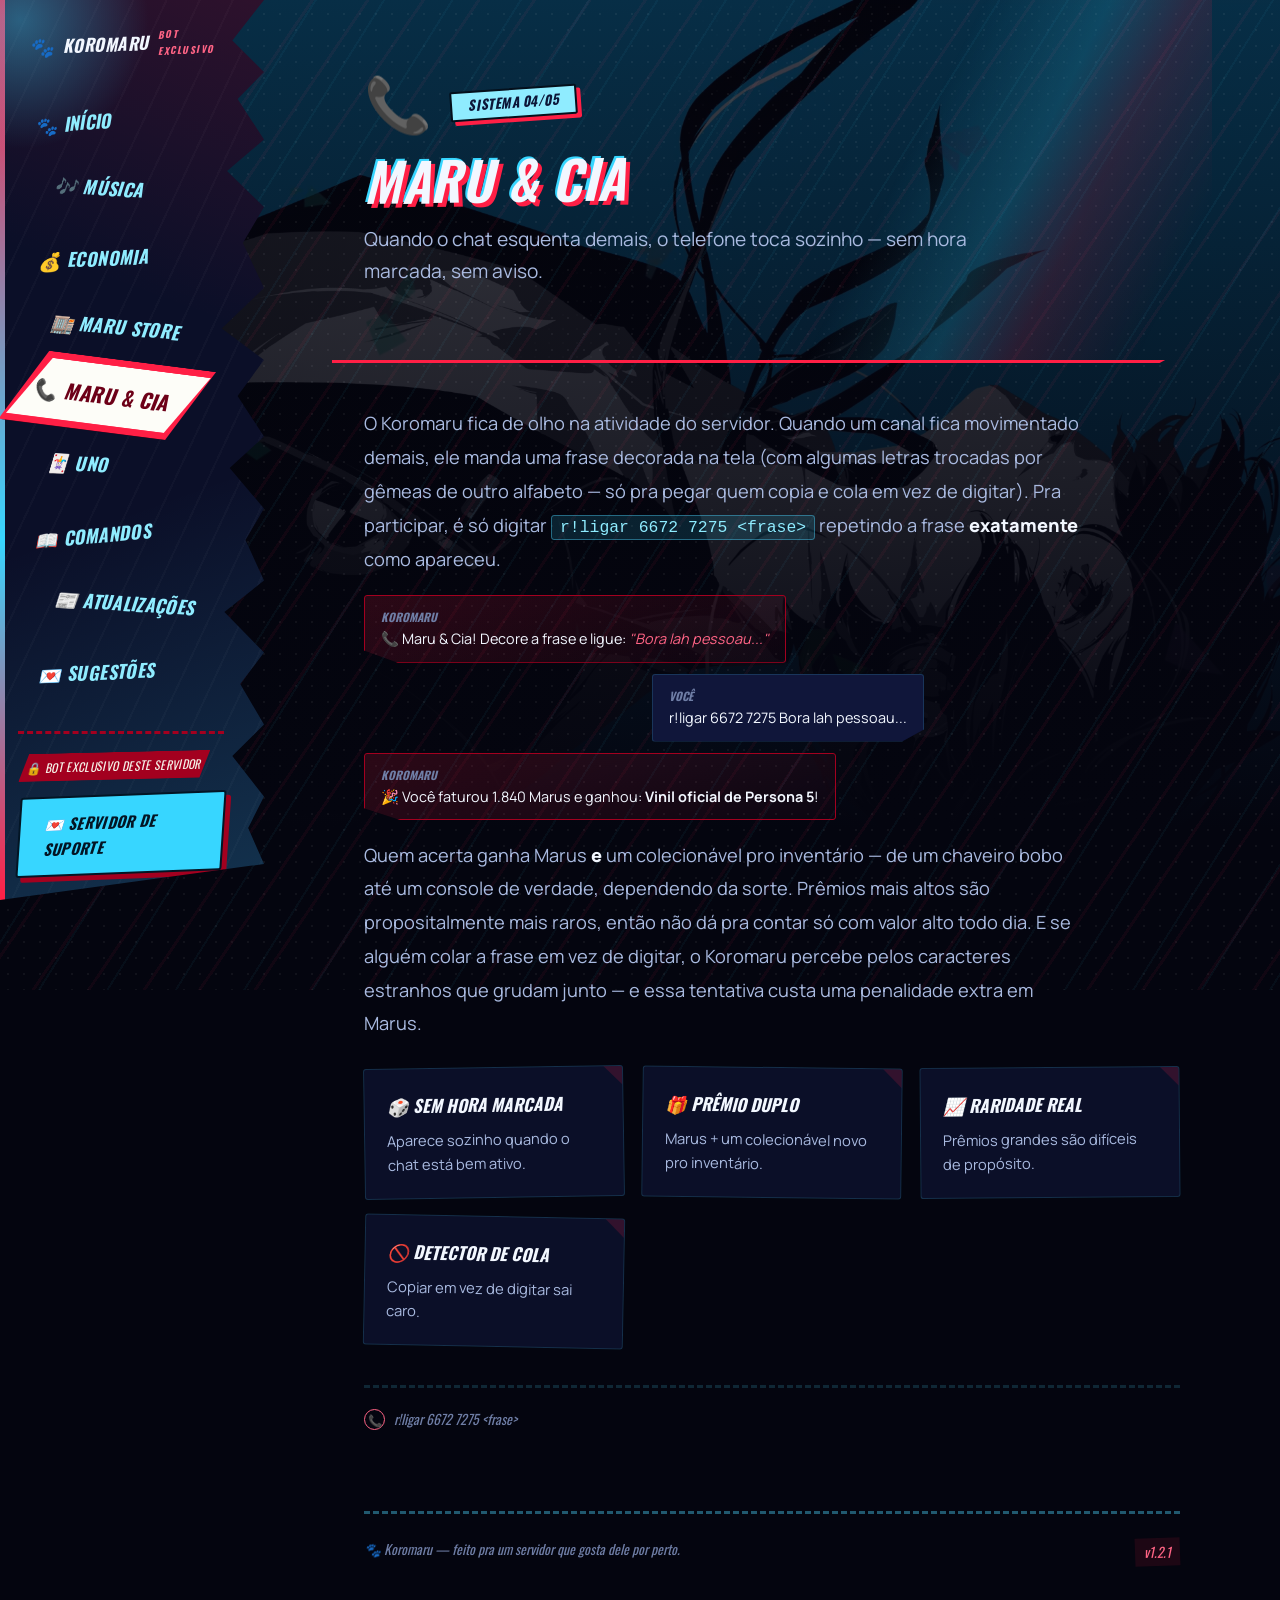
<file: maru-e-cia.html>
<!DOCTYPE html>
<html lang="pt-BR">
<head>
<meta charset="UTF-8">
<meta name="viewport" content="width=device-width, initial-scale=1.0">
<title>Maru & Cia — Koromaru</title>
<meta name="description" content="Como funciona o evento Maru & Cia do Koromaru.">
<link rel="icon" href="data:image/svg+xml,<svg xmlns=%22http://www.w3.org/2000/svg%22 viewBox=%220 0 100 100%22><text y=%22.9em%22 font-size=%2290%22>🐾</text></svg>">
<link rel="preconnect" href="https://fonts.googleapis.com">
<link rel="preconnect" href="https://fonts.gstatic.com" crossorigin>
<link href="https://fonts.googleapis.com/css2?family=Oswald:ital,wght@0,400;0,500;0,600;0,700;1,500;1,600&family=Manrope:wght@400;500;600;700;800&display=swap" rel="stylesheet">
<link rel="stylesheet" href="style.css">

</head>
<body>

<input type="checkbox" id="nav-toggle" class="nav-toggle-checkbox">
<header class="topbar">
  <div class="brand"><span class="paw">🐾</span> Koromaru</div>
  <label for="nav-toggle" class="hamburger" aria-label="Abrir menu">
    <span></span><span></span><span></span>
  </label>
</header>
<aside class="sidebar">
  <div class="sidebar-glow"></div>
  <div class="brand sidebar-brand"><span class="paw">🐾</span> Koromaru</div>
  <nav class="navlist">
    <a class="navitem tilt-0" href="index.html"><span class="navitem-fill"></span><span class="navitem-txt">🐾 Início</span></a>
    <a class="navitem tilt-1" href="musica.html"><span class="navitem-fill"></span><span class="navitem-txt">🎶 Música</span></a>
    <a class="navitem tilt-2" href="economia.html"><span class="navitem-fill"></span><span class="navitem-txt">💰 Economia</span></a>
    <a class="navitem tilt-3" href="maru-store.html"><span class="navitem-fill"></span><span class="navitem-txt">🏬 Maru Store</span></a>
    <a class="navitem active tilt-4" href="maru-e-cia.html"><span class="navitem-fill"></span><span class="navitem-txt">📞 Maru & Cia</span></a>
    <a class="navitem tilt-5" href="uno.html"><span class="navitem-fill"></span><span class="navitem-txt">🃏 UNO</span></a>
    <a class="navitem tilt-0" href="comandos.html"><span class="navitem-fill"></span><span class="navitem-txt">📖 Comandos</span></a>
    <a class="navitem tilt-1" href="atualizacoes.html"><span class="navitem-fill"></span><span class="navitem-txt">📰 Atualizações</span></a>
    <a class="navitem tilt-2" href="sugestoes.html"><span class="navitem-fill"></span><span class="navitem-txt">💌 Sugestões</span></a>
  </nav>
  <div class="sidebar-bottom">
    <span class="exclusive-tag">🔒 Bot exclusivo deste servidor</span>
    <a class="btn btn-block" href="https://discord.gg/B9Vd4QWvcq">💌 Servidor de Suporte</a>
  </div>
</aside>
<label for="nav-toggle" class="nav-scrim"></label>

<div class="page">
<main class="content">

<div class="feature-hero">
  <div class="band"></div>
  <div class="kicker">📞<span class="tagchip">Sistema 04/05</span></div>
  <h1>Maru &amp; Cia</h1>
  <p class="sub">Quando o chat esquenta demais, o telefone toca sozinho — sem hora marcada, sem aviso.</p>
</div>

<p class="bigtext">O Koromaru fica de olho na atividade do servidor. Quando um canal fica
movimentado demais, ele manda uma frase decorada na tela (com algumas letras trocadas por gêmeas
de outro alfabeto — só pra pegar quem copia e cola em vez de digitar). Pra participar, é só
digitar <code>r!ligar 6672 7275 &lt;frase&gt;</code> repetindo a frase <b>exatamente</b> como
apareceu.</p>

<div class="chatcard" style="max-width:560px;">
  <div class="bubble bot"><span class="who">Koromaru</span>📞 Maru &amp; Cia! Decore a frase e ligue: <em>"Bora lah pessoau..."</em></div>
  <div class="bubble user"><span class="who">você</span>r!ligar 6672 7275 Bora lah pessoau...</div>
  <div class="bubble bot"><span class="who">Koromaru</span>🎉 Você faturou 1.840 Marus e ganhou: <b>Vinil oficial de Persona 5</b>!</div>
</div>

<p class="bigtext">Quem acerta ganha Marus <b>e</b> um colecionável pro inventário — de um
chaveiro bobo até um console de verdade, dependendo da sorte. Prêmios mais altos são
propositalmente mais raros, então não dá pra contar só com valor alto todo dia. E se alguém colar
a frase em vez de digitar, o Koromaru percebe pelos caracteres estranhos que grudam junto — e essa
tentativa custa uma penalidade extra em Marus.</p>

<div class="subgrid">
  <div class="subcard"><h4>🎲 Sem hora marcada</h4><p>Aparece sozinho quando o chat está bem ativo.</p></div>
  <div class="subcard"><h4>🎁 Prêmio duplo</h4><p>Marus + um colecionável novo pro inventário.</p></div>
  <div class="subcard"><h4>📈 Raridade real</h4><p>Prêmios grandes são difíceis de propósito.</p></div>
  <div class="subcard"><h4>🚫 Detector de cola</h4><p>Copiar em vez de digitar sai caro.</p></div>
</div>

<div class="control-hint"><span><b>📞</b> r!ligar 6672 7275 &lt;frase&gt;</span></div>


<footer class="sitefooter">
  <span>🐾 Koromaru — feito pra um servidor que gosta dele por perto.</span>
  <span class="footversion">v1.2.1</span>
</footer>

</main>
</div>

<script>
// Som de menu ao passar o mouse pelos itens da barra lateral — sintetizado na hora,
// sem precisar de nenhum arquivo de áudio.
(function(){
  var audioCtx;
  function tocarSom(freq){
    try{
      audioCtx = audioCtx || new (window.AudioContext || window.webkitAudioContext)();
      if(audioCtx.state === 'suspended'){ audioCtx.resume(); }
      var t0 = audioCtx.currentTime;
      var osc = audioCtx.createOscillator();
      var gain = audioCtx.createGain();
      osc.type = 'triangle';
      osc.frequency.setValueAtTime(freq, t0);
      osc.frequency.exponentialRampToValueAtTime(freq * 1.35, t0 + 0.07);
      gain.gain.setValueAtTime(0.001, t0);
      gain.gain.exponentialRampToValueAtTime(0.05, t0 + 0.01);
      gain.gain.exponentialRampToValueAtTime(0.001, t0 + 0.13);
      osc.connect(gain).connect(audioCtx.destination);
      osc.start(t0);
      osc.stop(t0 + 0.14);
    }catch(e){}
  }
  document.querySelectorAll('.navitem').forEach(function(el, i){
    el.addEventListener('mouseenter', function(){ tocarSom(560 + (i % 6) * 55); });
  });
})();
</script>


</body>
</html>
</file>
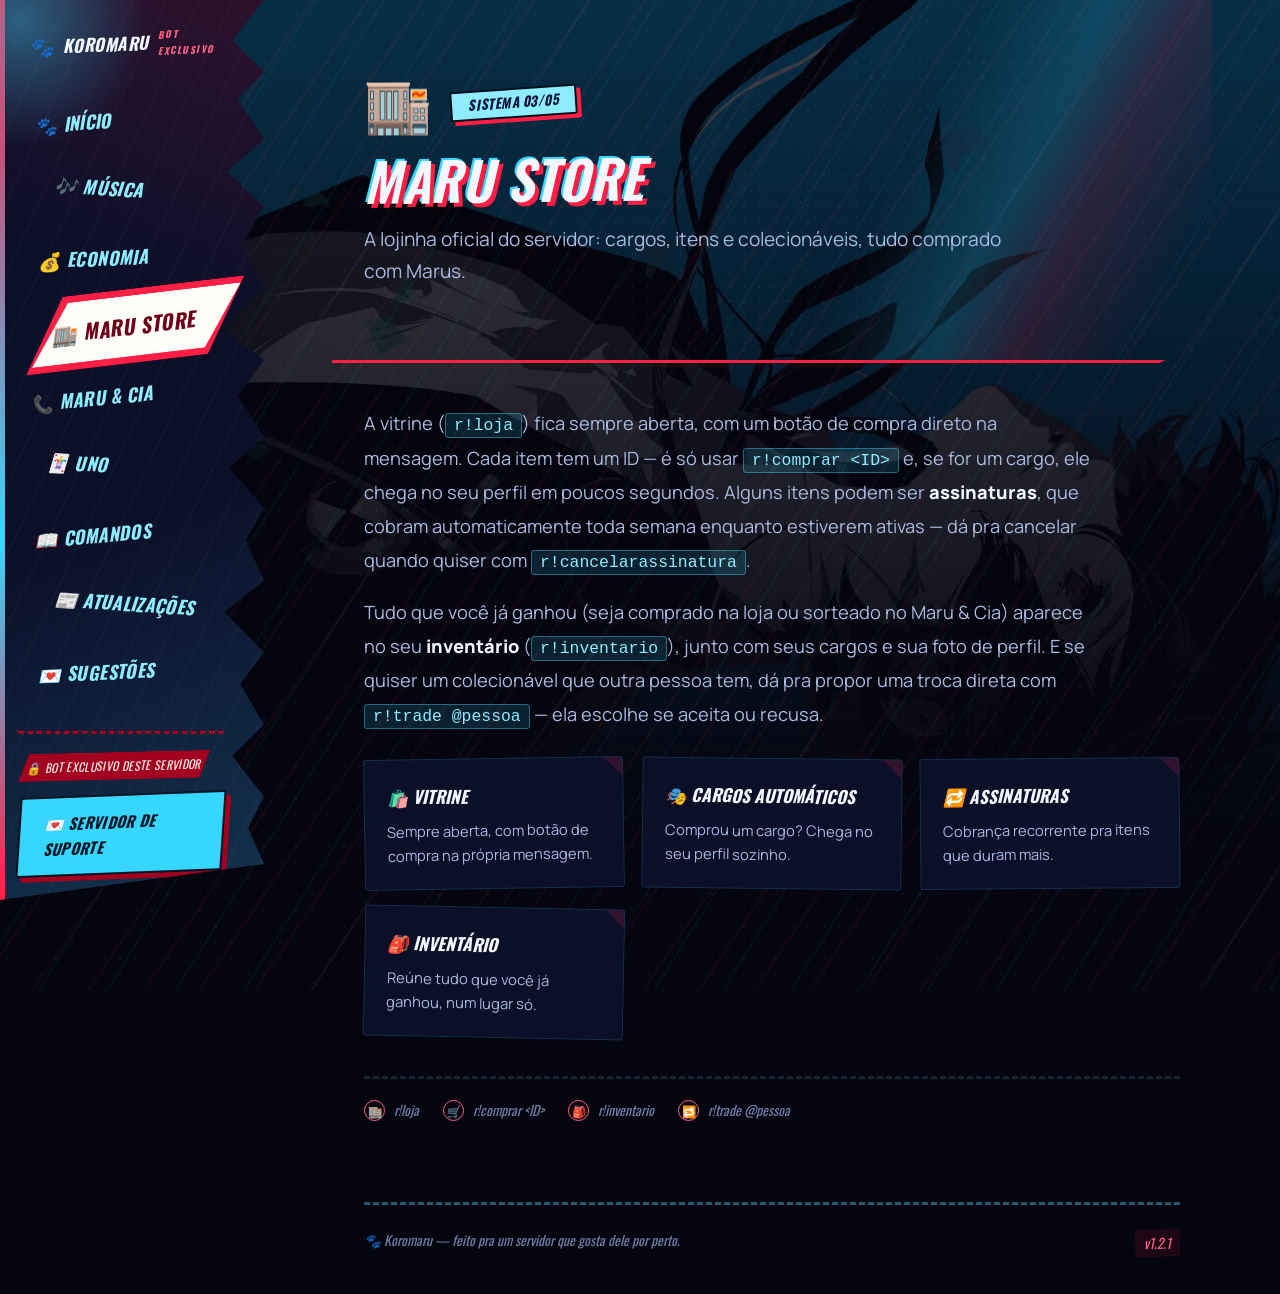
<file: maru-store.html>
<!DOCTYPE html>
<html lang="pt-BR">
<head>
<meta charset="UTF-8">
<meta name="viewport" content="width=device-width, initial-scale=1.0">
<title>Maru Store — Koromaru</title>
<meta name="description" content="Como funciona a loja e o inventário do Koromaru.">
<link rel="icon" href="data:image/svg+xml,<svg xmlns=%22http://www.w3.org/2000/svg%22 viewBox=%220 0 100 100%22><text y=%22.9em%22 font-size=%2290%22>🐾</text></svg>">
<link rel="preconnect" href="https://fonts.googleapis.com">
<link rel="preconnect" href="https://fonts.gstatic.com" crossorigin>
<link href="https://fonts.googleapis.com/css2?family=Oswald:ital,wght@0,400;0,500;0,600;0,700;1,500;1,600&family=Manrope:wght@400;500;600;700;800&display=swap" rel="stylesheet">
<link rel="stylesheet" href="style.css">

</head>
<body>

<input type="checkbox" id="nav-toggle" class="nav-toggle-checkbox">
<header class="topbar">
  <div class="brand"><span class="paw">🐾</span> Koromaru</div>
  <label for="nav-toggle" class="hamburger" aria-label="Abrir menu">
    <span></span><span></span><span></span>
  </label>
</header>
<aside class="sidebar">
  <div class="sidebar-glow"></div>
  <div class="brand sidebar-brand"><span class="paw">🐾</span> Koromaru</div>
  <nav class="navlist">
    <a class="navitem tilt-0" href="index.html"><span class="navitem-fill"></span><span class="navitem-txt">🐾 Início</span></a>
    <a class="navitem tilt-1" href="musica.html"><span class="navitem-fill"></span><span class="navitem-txt">🎶 Música</span></a>
    <a class="navitem tilt-2" href="economia.html"><span class="navitem-fill"></span><span class="navitem-txt">💰 Economia</span></a>
    <a class="navitem active tilt-3" href="maru-store.html"><span class="navitem-fill"></span><span class="navitem-txt">🏬 Maru Store</span></a>
    <a class="navitem tilt-4" href="maru-e-cia.html"><span class="navitem-fill"></span><span class="navitem-txt">📞 Maru & Cia</span></a>
    <a class="navitem tilt-5" href="uno.html"><span class="navitem-fill"></span><span class="navitem-txt">🃏 UNO</span></a>
    <a class="navitem tilt-0" href="comandos.html"><span class="navitem-fill"></span><span class="navitem-txt">📖 Comandos</span></a>
    <a class="navitem tilt-1" href="atualizacoes.html"><span class="navitem-fill"></span><span class="navitem-txt">📰 Atualizações</span></a>
    <a class="navitem tilt-2" href="sugestoes.html"><span class="navitem-fill"></span><span class="navitem-txt">💌 Sugestões</span></a>
  </nav>
  <div class="sidebar-bottom">
    <span class="exclusive-tag">🔒 Bot exclusivo deste servidor</span>
    <a class="btn btn-block" href="https://discord.gg/B9Vd4QWvcq">💌 Servidor de Suporte</a>
  </div>
</aside>
<label for="nav-toggle" class="nav-scrim"></label>

<div class="page">
<main class="content">

<div class="feature-hero">
  <div class="band"></div>
  <div class="kicker">🏬<span class="tagchip">Sistema 03/05</span></div>
  <h1>Maru Store</h1>
  <p class="sub">A lojinha oficial do servidor: cargos, itens e colecionáveis, tudo comprado com Marus.</p>
</div>

<p class="bigtext">A vitrine (<code>r!loja</code>) fica sempre aberta, com um botão de compra
direto na mensagem. Cada item tem um ID — é só usar <code>r!comprar &lt;ID&gt;</code> e, se for um
cargo, ele chega no seu perfil em poucos segundos. Alguns itens podem ser <b>assinaturas</b>, que
cobram automaticamente toda semana enquanto estiverem ativas — dá pra cancelar quando quiser com
<code>r!cancelarassinatura</code>.</p>

<p class="bigtext">Tudo que você já ganhou (seja comprado na loja ou sorteado no Maru &amp; Cia)
aparece no seu <b>inventário</b> (<code>r!inventario</code>), junto com seus cargos e sua foto de
perfil. E se quiser um colecionável que outra pessoa tem, dá pra propor uma troca direta com
<code>r!trade @pessoa</code> — ela escolhe se aceita ou recusa.</p>

<div class="subgrid">
  <div class="subcard"><h4>🛍️ Vitrine</h4><p>Sempre aberta, com botão de compra na própria mensagem.</p></div>
  <div class="subcard"><h4>🎭 Cargos automáticos</h4><p>Comprou um cargo? Chega no seu perfil sozinho.</p></div>
  <div class="subcard"><h4>🔁 Assinaturas</h4><p>Cobrança recorrente pra itens que duram mais.</p></div>
  <div class="subcard"><h4>🎒 Inventário</h4><p>Reúne tudo que você já ganhou, num lugar só.</p></div>
</div>

<div class="control-hint"><span><b>🏬</b> r!loja</span><span><b>🛒</b> r!comprar &lt;ID&gt;</span><span><b>🎒</b> r!inventario</span><span><b>🔁</b> r!trade @pessoa</span></div>


<footer class="sitefooter">
  <span>🐾 Koromaru — feito pra um servidor que gosta dele por perto.</span>
  <span class="footversion">v1.2.1</span>
</footer>

</main>
</div>

<script>
// Som de menu ao passar o mouse pelos itens da barra lateral — sintetizado na hora,
// sem precisar de nenhum arquivo de áudio.
(function(){
  var audioCtx;
  function tocarSom(freq){
    try{
      audioCtx = audioCtx || new (window.AudioContext || window.webkitAudioContext)();
      if(audioCtx.state === 'suspended'){ audioCtx.resume(); }
      var t0 = audioCtx.currentTime;
      var osc = audioCtx.createOscillator();
      var gain = audioCtx.createGain();
      osc.type = 'triangle';
      osc.frequency.setValueAtTime(freq, t0);
      osc.frequency.exponentialRampToValueAtTime(freq * 1.35, t0 + 0.07);
      gain.gain.setValueAtTime(0.001, t0);
      gain.gain.exponentialRampToValueAtTime(0.05, t0 + 0.01);
      gain.gain.exponentialRampToValueAtTime(0.001, t0 + 0.13);
      osc.connect(gain).connect(audioCtx.destination);
      osc.start(t0);
      osc.stop(t0 + 0.14);
    }catch(e){}
  }
  document.querySelectorAll('.navitem').forEach(function(el, i){
    el.addEventListener('mouseenter', function(){ tocarSom(560 + (i % 6) * 55); });
  });
})();
</script>


</body>
</html>
</file>
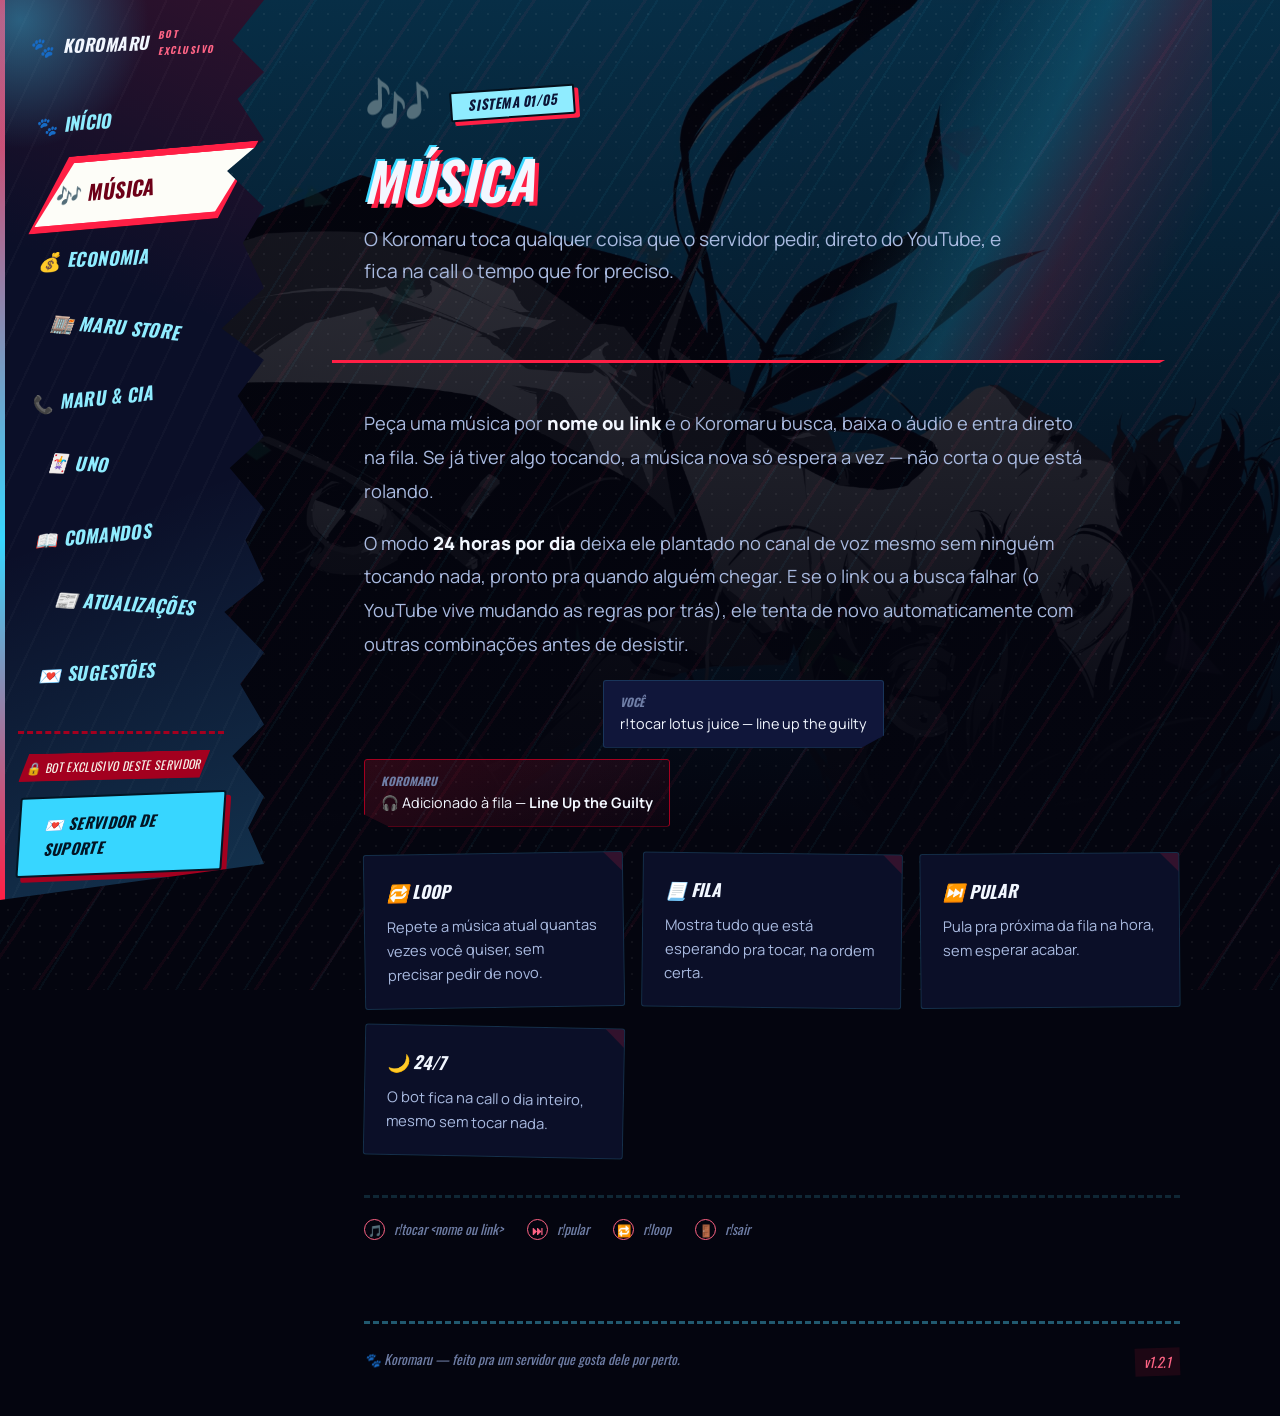
<file: musica.html>
<!DOCTYPE html>
<html lang="pt-BR">
<head>
<meta charset="UTF-8">
<meta name="viewport" content="width=device-width, initial-scale=1.0">
<title>Música — Koromaru</title>
<meta name="description" content="Como funciona o sistema de música do Koromaru.">
<link rel="icon" href="data:image/svg+xml,<svg xmlns=%22http://www.w3.org/2000/svg%22 viewBox=%220 0 100 100%22><text y=%22.9em%22 font-size=%2290%22>🐾</text></svg>">
<link rel="preconnect" href="https://fonts.googleapis.com">
<link rel="preconnect" href="https://fonts.gstatic.com" crossorigin>
<link href="https://fonts.googleapis.com/css2?family=Oswald:ital,wght@0,400;0,500;0,600;0,700;1,500;1,600&family=Manrope:wght@400;500;600;700;800&display=swap" rel="stylesheet">
<link rel="stylesheet" href="style.css">

</head>
<body>

<input type="checkbox" id="nav-toggle" class="nav-toggle-checkbox">
<header class="topbar">
  <div class="brand"><span class="paw">🐾</span> Koromaru</div>
  <label for="nav-toggle" class="hamburger" aria-label="Abrir menu">
    <span></span><span></span><span></span>
  </label>
</header>
<aside class="sidebar">
  <div class="sidebar-glow"></div>
  <div class="brand sidebar-brand"><span class="paw">🐾</span> Koromaru</div>
  <nav class="navlist">
    <a class="navitem tilt-0" href="index.html"><span class="navitem-fill"></span><span class="navitem-txt">🐾 Início</span></a>
    <a class="navitem active tilt-1" href="musica.html"><span class="navitem-fill"></span><span class="navitem-txt">🎶 Música</span></a>
    <a class="navitem tilt-2" href="economia.html"><span class="navitem-fill"></span><span class="navitem-txt">💰 Economia</span></a>
    <a class="navitem tilt-3" href="maru-store.html"><span class="navitem-fill"></span><span class="navitem-txt">🏬 Maru Store</span></a>
    <a class="navitem tilt-4" href="maru-e-cia.html"><span class="navitem-fill"></span><span class="navitem-txt">📞 Maru & Cia</span></a>
    <a class="navitem tilt-5" href="uno.html"><span class="navitem-fill"></span><span class="navitem-txt">🃏 UNO</span></a>
    <a class="navitem tilt-0" href="comandos.html"><span class="navitem-fill"></span><span class="navitem-txt">📖 Comandos</span></a>
    <a class="navitem tilt-1" href="atualizacoes.html"><span class="navitem-fill"></span><span class="navitem-txt">📰 Atualizações</span></a>
    <a class="navitem tilt-2" href="sugestoes.html"><span class="navitem-fill"></span><span class="navitem-txt">💌 Sugestões</span></a>
  </nav>
  <div class="sidebar-bottom">
    <span class="exclusive-tag">🔒 Bot exclusivo deste servidor</span>
    <a class="btn btn-block" href="https://discord.gg/B9Vd4QWvcq">💌 Servidor de Suporte</a>
  </div>
</aside>
<label for="nav-toggle" class="nav-scrim"></label>

<div class="page">
<main class="content">

<div class="feature-hero">
  <div class="band"></div>
  <div class="kicker">🎶<span class="tagchip">Sistema 01/05</span></div>
  <h1>Música</h1>
  <p class="sub">O Koromaru toca qualquer coisa que o servidor pedir, direto do YouTube, e fica na call o tempo que for preciso.</p>
</div>

<p class="bigtext">Peça uma música por <b>nome ou link</b> e o Koromaru busca, baixa o áudio e
entra direto na fila. Se já tiver algo tocando, a música nova só espera a vez — não corta o que
está rolando.</p>
<p class="bigtext">O modo <b>24 horas por dia</b> deixa ele plantado no canal de voz mesmo sem
ninguém tocando nada, pronto pra quando alguém chegar. E se o link ou a busca falhar (o YouTube
vive mudando as regras por trás), ele tenta de novo automaticamente com outras combinações antes
de desistir.</p>

<div class="chatcard" style="max-width:520px;">
  <div class="bubble user"><span class="who">você</span>r!tocar lotus juice — line up the guilty</div>
  <div class="bubble bot"><span class="who">Koromaru</span>🎧 Adicionado à fila — <b>Line Up the Guilty</b></div>
</div>

<div class="subgrid">
  <div class="subcard"><h4>🔁 Loop</h4><p>Repete a música atual quantas vezes você quiser, sem precisar pedir de novo.</p></div>
  <div class="subcard"><h4>📃 Fila</h4><p>Mostra tudo que está esperando pra tocar, na ordem certa.</p></div>
  <div class="subcard"><h4>⏭️ Pular</h4><p>Pula pra próxima da fila na hora, sem esperar acabar.</p></div>
  <div class="subcard"><h4>🌙 24/7</h4><p>O bot fica na call o dia inteiro, mesmo sem tocar nada.</p></div>
</div>

<div class="control-hint"><span><b>🎵</b> r!tocar &lt;nome ou link&gt;</span><span><b>⏭</b> r!pular</span><span><b>🔁</b> r!loop</span><span><b>🚪</b> r!sair</span></div>


<footer class="sitefooter">
  <span>🐾 Koromaru — feito pra um servidor que gosta dele por perto.</span>
  <span class="footversion">v1.2.1</span>
</footer>

</main>
</div>

<script>
// Som de menu ao passar o mouse pelos itens da barra lateral — sintetizado na hora,
// sem precisar de nenhum arquivo de áudio.
(function(){
  var audioCtx;
  function tocarSom(freq){
    try{
      audioCtx = audioCtx || new (window.AudioContext || window.webkitAudioContext)();
      if(audioCtx.state === 'suspended'){ audioCtx.resume(); }
      var t0 = audioCtx.currentTime;
      var osc = audioCtx.createOscillator();
      var gain = audioCtx.createGain();
      osc.type = 'triangle';
      osc.frequency.setValueAtTime(freq, t0);
      osc.frequency.exponentialRampToValueAtTime(freq * 1.35, t0 + 0.07);
      gain.gain.setValueAtTime(0.001, t0);
      gain.gain.exponentialRampToValueAtTime(0.05, t0 + 0.01);
      gain.gain.exponentialRampToValueAtTime(0.001, t0 + 0.13);
      osc.connect(gain).connect(audioCtx.destination);
      osc.start(t0);
      osc.stop(t0 + 0.14);
    }catch(e){}
  }
  document.querySelectorAll('.navitem').forEach(function(el, i){
    el.addEventListener('mouseenter', function(){ tocarSom(560 + (i % 6) * 55); });
  });
})();
</script>


</body>
</html>
</file>
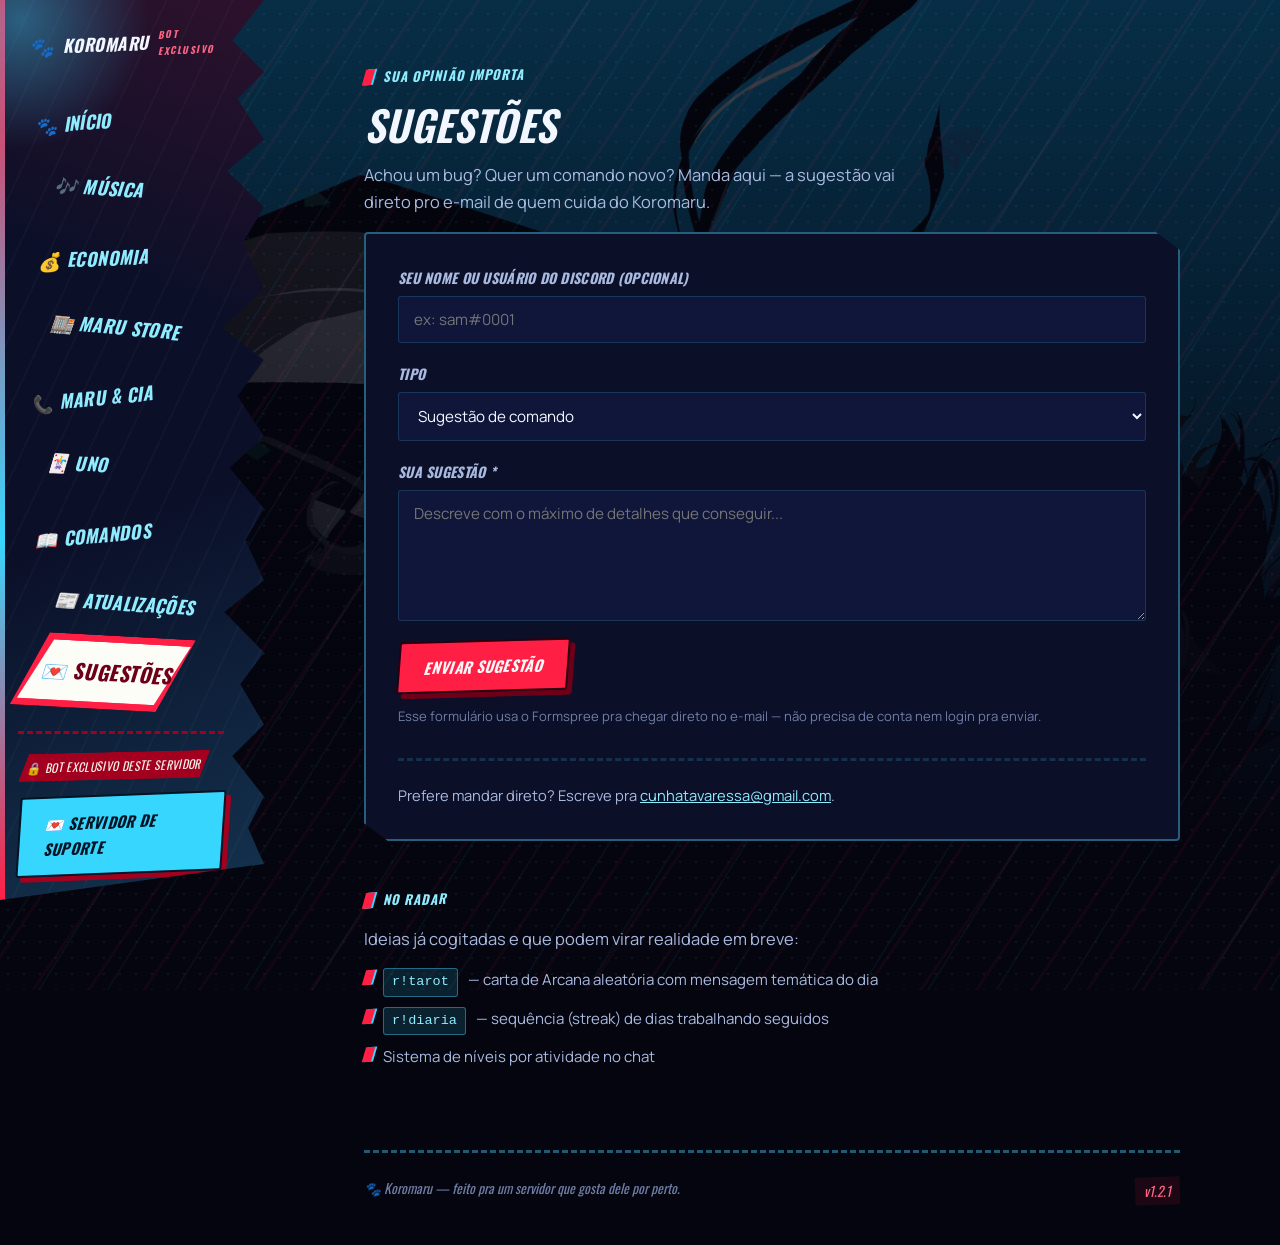
<file: sugestoes.html>
<!DOCTYPE html>
<html lang="pt-BR">
<head>
<meta charset="UTF-8">
<meta name="viewport" content="width=device-width, initial-scale=1.0">
<title>Sugestões — Koromaru</title>
<meta name="description" content="Envie sugestões, ideias de comandos ou reporte bugs do Koromaru.">
<link rel="icon" href="data:image/svg+xml,<svg xmlns=%22http://www.w3.org/2000/svg%22 viewBox=%220 0 100 100%22><text y=%22.9em%22 font-size=%2290%22>🐾</text></svg>">
<link rel="preconnect" href="https://fonts.googleapis.com">
<link rel="preconnect" href="https://fonts.gstatic.com" crossorigin>
<link href="https://fonts.googleapis.com/css2?family=Oswald:ital,wght@0,400;0,500;0,600;0,700;1,500;1,600&family=Manrope:wght@400;500;600;700;800&display=swap" rel="stylesheet">
<link rel="stylesheet" href="style.css">

</head>
<body>

<input type="checkbox" id="nav-toggle" class="nav-toggle-checkbox">
<header class="topbar">
  <div class="brand"><span class="paw">🐾</span> Koromaru</div>
  <label for="nav-toggle" class="hamburger" aria-label="Abrir menu">
    <span></span><span></span><span></span>
  </label>
</header>
<aside class="sidebar">
  <div class="sidebar-glow"></div>
  <div class="brand sidebar-brand"><span class="paw">🐾</span> Koromaru</div>
  <nav class="navlist">
    <a class="navitem tilt-0" href="index.html"><span class="navitem-fill"></span><span class="navitem-txt">🐾 Início</span></a>
    <a class="navitem tilt-1" href="musica.html"><span class="navitem-fill"></span><span class="navitem-txt">🎶 Música</span></a>
    <a class="navitem tilt-2" href="economia.html"><span class="navitem-fill"></span><span class="navitem-txt">💰 Economia</span></a>
    <a class="navitem tilt-3" href="maru-store.html"><span class="navitem-fill"></span><span class="navitem-txt">🏬 Maru Store</span></a>
    <a class="navitem tilt-4" href="maru-e-cia.html"><span class="navitem-fill"></span><span class="navitem-txt">📞 Maru & Cia</span></a>
    <a class="navitem tilt-5" href="uno.html"><span class="navitem-fill"></span><span class="navitem-txt">🃏 UNO</span></a>
    <a class="navitem tilt-0" href="comandos.html"><span class="navitem-fill"></span><span class="navitem-txt">📖 Comandos</span></a>
    <a class="navitem tilt-1" href="atualizacoes.html"><span class="navitem-fill"></span><span class="navitem-txt">📰 Atualizações</span></a>
    <a class="navitem active tilt-2" href="sugestoes.html"><span class="navitem-fill"></span><span class="navitem-txt">💌 Sugestões</span></a>
  </nav>
  <div class="sidebar-bottom">
    <span class="exclusive-tag">🔒 Bot exclusivo deste servidor</span>
    <a class="btn btn-block" href="https://discord.gg/B9Vd4QWvcq">💌 Servidor de Suporte</a>
  </div>
</aside>
<label for="nav-toggle" class="nav-scrim"></label>

<div class="page">
<main class="content">

<span class="eyebrow"><span class="slash"></span>Sua opinião importa</span>
<h1 style="margin-top:12px; font-size:clamp(1.8rem,3.4vw,2.6rem);">Sugestões</h1>
<p style="color:var(--ink-dim); margin-top:14px; max-width:56ch;">Achou um bug? Quer um comando
novo? Manda aqui — a sugestão vai direto pro e-mail de quem cuida do Koromaru.</p>

<div class="formcard">
  <form action="https://formspree.io/f/xljeqvbo" method="POST">
    <div class="field">
      <label for="nome">Seu nome ou usuário do Discord (opcional)</label>
      <input type="text" id="nome" name="nome" placeholder="ex: sam#0001">
    </div>
    <div class="field">
      <label for="tipo">Tipo</label>
      <select id="tipo" name="tipo">
        <option>Sugestão de comando</option>
        <option>Reportar um bug</option>
        <option>Outro</option>
      </select>
    </div>
    <div class="field">
      <label for="mensagem">Sua sugestão *</label>
      <textarea id="mensagem" name="mensagem" rows="5" required placeholder="Descreve com o máximo de detalhes que conseguir..."></textarea>
    </div>
    <button class="btn pop" type="submit">Enviar sugestão</button>
    <p class="formnote">Esse formulário usa o Formspree pra chegar direto no e-mail — não
    precisa de conta nem login pra enviar.</p>
  </form>

  <div class="altcontact">
    Prefere mandar direto? Escreve pra
    <a href="mailto:cunhatavaressa@gmail.com?subject=Sugest%C3%A3o%20para%20o%20Koromaru" style="color:var(--accent-soft)">cunhatavaressa@gmail.com</a>.
  </div>
</div>

<div class="radar">
  <span class="eyebrow"><span class="slash"></span>No radar</span>
  <p style="color:var(--ink-dim); margin-top:10px;">Ideias já cogitadas e que podem virar
  realidade em breve:</p>
  <ul>
    <li><span class="slash"></span><code>r!tarot</code> — carta de Arcana aleatória com mensagem temática do dia</li>
    <li><span class="slash"></span><code>r!diaria</code> — sequência (streak) de dias trabalhando seguidos</li>
    <li><span class="slash"></span>Sistema de níveis por atividade no chat</li>
  </ul>
</div>


<footer class="sitefooter">
  <span>🐾 Koromaru — feito pra um servidor que gosta dele por perto.</span>
  <span class="footversion">v1.2.1</span>
</footer>

</main>
</div>

<script>
// Som de menu ao passar o mouse pelos itens da barra lateral — sintetizado na hora,
// sem precisar de nenhum arquivo de áudio.
(function(){
  var audioCtx;
  function tocarSom(freq){
    try{
      audioCtx = audioCtx || new (window.AudioContext || window.webkitAudioContext)();
      if(audioCtx.state === 'suspended'){ audioCtx.resume(); }
      var t0 = audioCtx.currentTime;
      var osc = audioCtx.createOscillator();
      var gain = audioCtx.createGain();
      osc.type = 'triangle';
      osc.frequency.setValueAtTime(freq, t0);
      osc.frequency.exponentialRampToValueAtTime(freq * 1.35, t0 + 0.07);
      gain.gain.setValueAtTime(0.001, t0);
      gain.gain.exponentialRampToValueAtTime(0.05, t0 + 0.01);
      gain.gain.exponentialRampToValueAtTime(0.001, t0 + 0.13);
      osc.connect(gain).connect(audioCtx.destination);
      osc.start(t0);
      osc.stop(t0 + 0.14);
    }catch(e){}
  }
  document.querySelectorAll('.navitem').forEach(function(el, i){
    el.addEventListener('mouseenter', function(){ tocarSom(560 + (i % 6) * 55); });
  });
})();
</script>


</body>
</html>
</file>
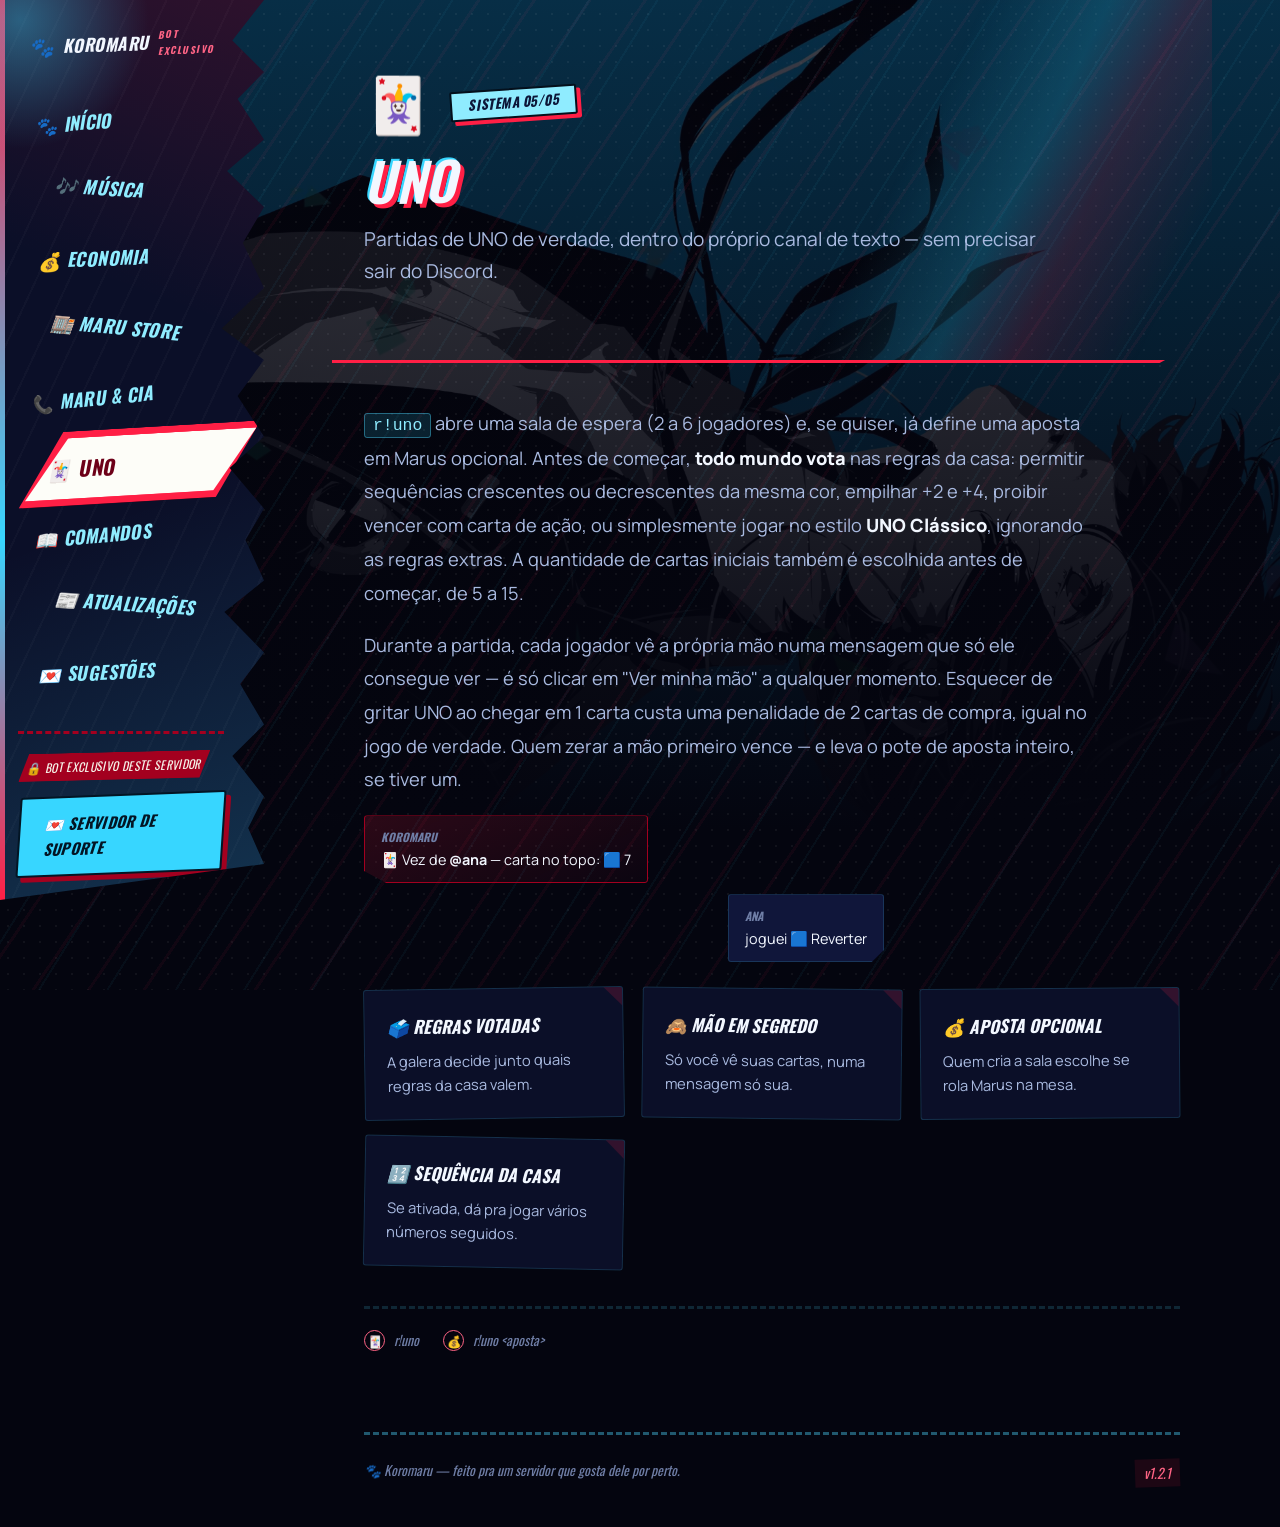
<file: uno.html>
<!DOCTYPE html>
<html lang="pt-BR">
<head>
<meta charset="UTF-8">
<meta name="viewport" content="width=device-width, initial-scale=1.0">
<title>UNO — Koromaru</title>
<meta name="description" content="Como funciona o sistema de UNO do Koromaru.">
<link rel="icon" href="data:image/svg+xml,<svg xmlns=%22http://www.w3.org/2000/svg%22 viewBox=%220 0 100 100%22><text y=%22.9em%22 font-size=%2290%22>🐾</text></svg>">
<link rel="preconnect" href="https://fonts.googleapis.com">
<link rel="preconnect" href="https://fonts.gstatic.com" crossorigin>
<link href="https://fonts.googleapis.com/css2?family=Oswald:ital,wght@0,400;0,500;0,600;0,700;1,500;1,600&family=Manrope:wght@400;500;600;700;800&display=swap" rel="stylesheet">
<link rel="stylesheet" href="style.css">

</head>
<body>

<input type="checkbox" id="nav-toggle" class="nav-toggle-checkbox">
<header class="topbar">
  <div class="brand"><span class="paw">🐾</span> Koromaru</div>
  <label for="nav-toggle" class="hamburger" aria-label="Abrir menu">
    <span></span><span></span><span></span>
  </label>
</header>
<aside class="sidebar">
  <div class="sidebar-glow"></div>
  <div class="brand sidebar-brand"><span class="paw">🐾</span> Koromaru</div>
  <nav class="navlist">
    <a class="navitem tilt-0" href="index.html"><span class="navitem-fill"></span><span class="navitem-txt">🐾 Início</span></a>
    <a class="navitem tilt-1" href="musica.html"><span class="navitem-fill"></span><span class="navitem-txt">🎶 Música</span></a>
    <a class="navitem tilt-2" href="economia.html"><span class="navitem-fill"></span><span class="navitem-txt">💰 Economia</span></a>
    <a class="navitem tilt-3" href="maru-store.html"><span class="navitem-fill"></span><span class="navitem-txt">🏬 Maru Store</span></a>
    <a class="navitem tilt-4" href="maru-e-cia.html"><span class="navitem-fill"></span><span class="navitem-txt">📞 Maru & Cia</span></a>
    <a class="navitem active tilt-5" href="uno.html"><span class="navitem-fill"></span><span class="navitem-txt">🃏 UNO</span></a>
    <a class="navitem tilt-0" href="comandos.html"><span class="navitem-fill"></span><span class="navitem-txt">📖 Comandos</span></a>
    <a class="navitem tilt-1" href="atualizacoes.html"><span class="navitem-fill"></span><span class="navitem-txt">📰 Atualizações</span></a>
    <a class="navitem tilt-2" href="sugestoes.html"><span class="navitem-fill"></span><span class="navitem-txt">💌 Sugestões</span></a>
  </nav>
  <div class="sidebar-bottom">
    <span class="exclusive-tag">🔒 Bot exclusivo deste servidor</span>
    <a class="btn btn-block" href="https://discord.gg/B9Vd4QWvcq">💌 Servidor de Suporte</a>
  </div>
</aside>
<label for="nav-toggle" class="nav-scrim"></label>

<div class="page">
<main class="content">

<div class="feature-hero">
  <div class="band"></div>
  <div class="kicker">🃏<span class="tagchip">Sistema 05/05</span></div>
  <h1>UNO</h1>
  <p class="sub">Partidas de UNO de verdade, dentro do próprio canal de texto — sem precisar sair do Discord.</p>
</div>

<p class="bigtext"><code>r!uno</code> abre uma sala de espera (2 a 6 jogadores) e, se quiser,
já define uma aposta em Marus opcional. Antes de começar, <b>todo mundo vota</b> nas regras da
casa: permitir sequências crescentes ou decrescentes da mesma cor, empilhar +2 e +4, proibir
vencer com carta de ação, ou simplesmente jogar no estilo <b>UNO Clássico</b>, ignorando as
regras extras. A quantidade de cartas iniciais também é escolhida antes de começar, de 5 a 15.</p>

<p class="bigtext">Durante a partida, cada jogador vê a própria mão numa mensagem que só ele
consegue ver — é só clicar em "Ver minha mão" a qualquer momento. Esquecer de gritar UNO ao
chegar em 1 carta custa uma penalidade de 2 cartas de compra, igual no jogo de verdade. Quem
zerar a mão primeiro vence — e leva o pote de aposta inteiro, se tiver um.</p>

<div class="chatcard" style="max-width:520px;">
  <div class="bubble bot"><span class="who">Koromaru</span>🃏 Vez de <b>@ana</b> — carta no topo: 🟦 7</div>
  <div class="bubble user"><span class="who">ana</span>joguei 🟦 Reverter</div>
</div>

<div class="subgrid">
  <div class="subcard"><h4>🗳️ Regras votadas</h4><p>A galera decide junto quais regras da casa valem.</p></div>
  <div class="subcard"><h4>🙈 Mão em segredo</h4><p>Só você vê suas cartas, numa mensagem só sua.</p></div>
  <div class="subcard"><h4>💰 Aposta opcional</h4><p>Quem cria a sala escolhe se rola Marus na mesa.</p></div>
  <div class="subcard"><h4>🔢 Sequência da casa</h4><p>Se ativada, dá pra jogar vários números seguidos.</p></div>
</div>

<div class="control-hint"><span><b>🃏</b> r!uno</span><span><b>💰</b> r!uno &lt;aposta&gt;</span></div>


<footer class="sitefooter">
  <span>🐾 Koromaru — feito pra um servidor que gosta dele por perto.</span>
  <span class="footversion">v1.2.1</span>
</footer>

</main>
</div>

<script>
// Som de menu ao passar o mouse pelos itens da barra lateral — sintetizado na hora,
// sem precisar de nenhum arquivo de áudio.
(function(){
  var audioCtx;
  function tocarSom(freq){
    try{
      audioCtx = audioCtx || new (window.AudioContext || window.webkitAudioContext)();
      if(audioCtx.state === 'suspended'){ audioCtx.resume(); }
      var t0 = audioCtx.currentTime;
      var osc = audioCtx.createOscillator();
      var gain = audioCtx.createGain();
      osc.type = 'triangle';
      osc.frequency.setValueAtTime(freq, t0);
      osc.frequency.exponentialRampToValueAtTime(freq * 1.35, t0 + 0.07);
      gain.gain.setValueAtTime(0.001, t0);
      gain.gain.exponentialRampToValueAtTime(0.05, t0 + 0.01);
      gain.gain.exponentialRampToValueAtTime(0.001, t0 + 0.13);
      osc.connect(gain).connect(audioCtx.destination);
      osc.start(t0);
      osc.stop(t0 + 0.14);
    }catch(e){}
  }
  document.querySelectorAll('.navitem').forEach(function(el, i){
    el.addEventListener('mouseenter', function(){ tocarSom(560 + (i % 6) * 55); });
  });
})();
</script>


</body>
</html>
</file>
<file: style.css>
/* ═══════════════ Koromaru — estilo compartilhado de todas as páginas ═══════════════ */
/* Direção visual: menu de Persona 3 Reload. Impressão desalinhada, recortes diagonais,
   adesivos com sombra sólida, halftone, tudo torto de propósito — nada quadrado, nada centrado. */

:root{
  --bg: #04050f;
  --bg-panel: #0b0f28;
  --bg-panel-2: #10163a;
  --line: rgba(79,216,255,0.16);
  --line-strong: rgba(79,216,255,0.4);
  --accent: #37d6ff;
  --accent-soft: #8fecff;
  --pop: #ff1f45;
  --pop-soft: #ff6485;
  --pop-deep: #a3001f;
  --moon: #cdf4ff;
  --maroon: #6d0018;
  --paper: #f6f3ea;
  --ink: #f2f7ff;
  --ink-dim: #a9baE0;
  --ink-dimmer: #6f7ea6;
  --sidebar-w: 264px;
  --maxw: 880px;
  --topbar-h: 64px;
}

*{box-sizing:border-box;}
html{scroll-behavior:smooth;}

body{
  margin:0;
  background:var(--bg);
  color:var(--ink);
  font-family:'Manrope', sans-serif;
  font-size:16.5px;
  line-height:1.65;
  -webkit-font-smoothing:antialiased;
  position:relative;
  overflow-x:hidden;
}
body::before{
  content:'';
  position:fixed; inset:0; z-index:-2;
  background:
    linear-gradient(180deg, rgba(4,5,15,0.76), rgba(4,5,15,0.9) 55%, var(--bg) 92%),
    url('assets/fundo-koromaru.jpg') center 20% / cover no-repeat;
}
/* halftone + faixas diagonais rasgando o fundo inteiro, tipo transição de menu do P3 */
body::after{
  content:'';
  position:fixed; inset:-10% -10%; z-index:-1; pointer-events:none;
  background:
    repeating-linear-gradient(124deg, rgba(255,31,69,0.05) 0 3px, transparent 3px 46px),
    repeating-linear-gradient(-58deg, rgba(55,214,255,0.045) 0 2px, transparent 2px 58px),
    radial-gradient(circle, rgba(255,255,255,0.05) 1px, transparent 1.4px) 0 0/16px 16px;
  mix-blend-mode:screen;
}

a{color:inherit;}
img{max-width:100%; display:block;}

h1,h2,h3,.display{
  font-family:'Oswald', sans-serif;
  font-weight:600;
  font-style:italic;
  text-transform:uppercase;
  letter-spacing:0.01em;
  line-height:1.05;
  margin:0;
}

em{font-style:italic; color:var(--pop-soft);}

@media (prefers-reduced-motion: reduce){
  *{animation-duration:0.01ms !important; transition-duration:0.01ms !important;}
}

/* ---------- botões (adesivo/carimbo) ---------- */
.btn{
  display:inline-flex; align-items:center; justify-content:center; gap:8px;
  padding:13px 24px; border-radius:3px;
  background:var(--accent); color:#031524;
  font-weight:800; font-size:0.95rem; text-decoration:none;
  font-family:'Oswald',sans-serif; font-style:italic; text-transform:uppercase; letter-spacing:0.02em;
  border:2px solid #031524;
  transform:rotate(-1.6deg) skewX(-6deg);
  box-shadow:5px 5px 0 var(--pop-deep);
  transition:transform .15s ease, box-shadow .15s ease;
}
.btn:hover{ transform:rotate(0deg) skewX(-6deg) translate(-2px,-2px); box-shadow:7px 7px 0 var(--pop-deep);}
.btn:active{ transform:rotate(-1deg) skewX(-6deg) translate(2px,2px); box-shadow:2px 2px 0 var(--pop-deep);}
.btn.ghost{ background:transparent; color:var(--ink); border:2px solid var(--line-strong); box-shadow:5px 5px 0 rgba(79,216,255,0.18);}
.btn.ghost:hover{ border-color:var(--accent); color:var(--accent-soft);}
.btn.pop{ background:var(--pop); border-color:#2a0010; color:#fff8f8; box-shadow:5px 5px 0 var(--maroon);}
.btn.pop:hover{ box-shadow:7px 7px 0 var(--maroon); }
.btn-block{width:100%;}

/* ---------- slash (marca registrada visual) ---------- */
.slash{
  display:inline-block; width:9px; height:15px; flex-shrink:0;
  background:var(--pop); transform:skewX(-20deg) rotate(-4deg);
  box-shadow:2px 0 0 var(--accent);
}
.eyebrow{
  color:var(--accent-soft); font-weight:800; font-size:0.82rem;
  font-family:'Oswald',sans-serif; font-style:italic;
  text-transform:uppercase; letter-spacing:0.08em;
  display:inline-flex; align-items:center; gap:10px;
  transform:rotate(-1deg);
}
.eyebrow .slash{height:16px;}

/* ═══════════════ topbar (mobile) + sidebar ═══════════════ */

.nav-toggle-checkbox{display:none;}

.topbar{
  display:none;
  position:sticky; top:0; z-index:50;
  align-items:center; justify-content:space-between;
  height:var(--topbar-h); padding:0 20px;
  background:rgba(4,5,15,0.94); backdrop-filter:blur(10px);
  border-bottom:2px solid var(--pop);
}
.brand{display:flex; align-items:center; gap:9px; font-family:'Oswald',sans-serif; font-weight:700; font-style:italic; text-transform:uppercase; letter-spacing:0.03em; font-size:1.08rem;}
.brand .paw{font-size:1.25rem; display:inline-block; transform:rotate(-8deg);}

.hamburger{display:flex; flex-direction:column; gap:5px; cursor:pointer; padding:6px; transform:skewX(-8deg);}
.hamburger span{width:22px; height:3px; background:var(--pop);}
.hamburger span:nth-child(2){width:16px;}

.sidebar{
  position:fixed; top:0; left:0; bottom:0; width:var(--sidebar-w);
  background:
    linear-gradient(200deg, rgba(255,31,69,0.14) 0%, transparent 34%),
    linear-gradient(340deg, rgba(55,214,255,0.18) 0%, transparent 44%),
    repeating-linear-gradient(115deg, rgba(255,255,255,0.025) 0 2px, transparent 2px 30px),
    var(--bg-panel);
  clip-path: polygon(
    0% 0%, 100% 0%,
    88% 4.5%, 100% 8%, 90% 11%, 100% 15.5%,
    86% 19%, 100% 23%, 92% 27%,
    100% 32%, 84% 36.5%, 100% 40%,
    90% 44%, 100% 48.5%, 87% 52%,
    100% 56.5%, 93% 60%, 100% 64.5%,
    85% 68%, 100% 72.5%, 91% 76%,
    100% 80.5%, 88% 84%, 100% 88.5%,
    94% 92%, 100% 96%,
    0% 100%
  );
  filter: drop-shadow(8px 0 22px rgba(0,0,0,0.55));
  display:flex; flex-direction:column;
  padding:26px 40px 26px 18px;
  z-index:45;
  overflow:hidden;
}
.sidebar::before{
  content:'';
  position:absolute; top:0; left:0; bottom:0; width:5px;
  background:linear-gradient(180deg, var(--pop), var(--accent) 60%, var(--pop));
}
.sidebar-glow{
  position:absolute; width:260px; height:260px; border-radius:50%;
  background:radial-gradient(circle, rgba(55,214,255,0.4), transparent 70%);
  top:-110px; left:-110px; pointer-events:none;
}
.sidebar-brand{margin-bottom:8px; padding-left:10px; position:relative; z-index:1; transform:rotate(-2deg);}
.sidebar-brand::after{
  content:'BOT EXCLUSIVO'; display:block; font-family:'Oswald',sans-serif; font-style:italic;
  font-size:0.6rem; letter-spacing:0.16em; color:var(--pop-soft); margin-top:3px;
}
.navlist{display:flex; flex-direction:column; gap:11px; flex:1; position:relative; z-index:1; margin-top:22px;}

.navitem{
  position:relative;
  display:block;
  padding:14px 18px 14px 22px;
  font-family:'Oswald',sans-serif; font-weight:700; font-style:italic; text-transform:uppercase;
  letter-spacing:0.02em;
  font-size:1.14rem;
  color:var(--accent-soft);
  text-decoration:none;
  z-index:1;
  transform:rotate(var(--tilt,0deg)) translateX(var(--push,0px));
  transition:color .12s ease, transform .15s cubic-bezier(.2,.9,.3,1.4);
}
.navitem::before{
  content:'';
  position:absolute; inset:-4px 6px -4px -4px;
  background:var(--pop);
  clip-path:polygon(20% 0, 100% 0, 80% 100%, 0 100%);
  opacity:0;
  transition:opacity .15s ease;
  z-index:-2;
  box-shadow:3px 3px 0 var(--maroon);
}
.navitem-fill{
  position:absolute; inset:2px 10px 2px 2px;
  background:#fdfdf8;
  clip-path:polygon(20% 0, 100% 0, 80% 100%, 0 100%);
  opacity:0; transform:scaleX(0.9); transform-origin:left center;
  transition:opacity .15s ease, transform .15s ease;
  z-index:-1;
}
.navitem-txt{position:relative; z-index:2;}
.navitem:hover, .navitem.active, .navitem:active{
  color:var(--maroon);
  transform:rotate(calc(var(--tilt,0deg) * -1.3)) translateX(calc(var(--push,0px) + 10px)) scale(1.12);
}
.navitem:hover .navitem-fill, .navitem.active .navitem-fill, .navitem:active .navitem-fill{ opacity:1; transform:scaleX(1); }
.navitem:hover::before, .navitem.active::before, .navitem:active::before{ opacity:1; }

.tilt-0{--tilt:-4.6deg; --push:-6px; width:88%;}
.tilt-1{--tilt:3.8deg; --push:14px; width:104%;}
.tilt-2{--tilt:-2.4deg; --push:-2px; width:80%;}
.tilt-3{--tilt:5.2deg; --push:10px; width:100%;}
.tilt-4{--tilt:-5.6deg; --push:-10px; width:92%;}
.tilt-5{--tilt:2.6deg; --push:6px; width:108%;}

.sidebar-bottom{display:flex; flex-direction:column; gap:14px; padding-top:18px; margin-top:6px; border-top:3px dashed var(--pop-deep); position:relative; z-index:1;}
.sidebar-bottom .btn{
  transform:rotate(-2.2deg) skewX(-6deg);
  align-self:flex-start;
}
.exclusive-tag{
  font-size:0.74rem; color:var(--paper); text-align:left; letter-spacing:0.03em;
  font-family:'Oswald',sans-serif; font-style:italic; text-transform:uppercase;
  background:var(--pop-deep); display:inline-block; padding:4px 10px 4px 8px;
  transform:rotate(-1.4deg); clip-path:polygon(6% 0,100% 0,94% 100%,0 100%);
  width:fit-content;
}
.sidebar-links{display:flex; flex-direction:column; gap:6px;}
.sidebar-links a{font-size:0.85rem; color:var(--ink-dimmer); text-decoration:none;}
.sidebar-links a:hover{color:var(--accent-soft);}

.nav-scrim{display:none; position:fixed; inset:0; background:rgba(4,5,15,0.7); z-index:40;}

.page{margin-left:var(--sidebar-w);}
.content{max-width:var(--maxw); margin:0 auto; padding:64px 32px 40px; position:relative;}

@media (max-width:880px){
  .topbar{display:flex;}
  .sidebar{
    transform:translateX(-100%);
    transition:transform .22s ease;
    top:var(--topbar-h); padding-top:20px;
  }
  .nav-toggle-checkbox:checked ~ .sidebar{transform:translateX(0);}
  .nav-toggle-checkbox:checked ~ .nav-scrim{display:block;}
  .sidebar-brand{display:none;}
  .page{margin-left:0;}
  .content{padding:40px 22px 32px;}
}

/* ---------- rodapé ---------- */
.sitefooter{
  border-top:3px dashed var(--line-strong);
  margin-top:80px; padding-top:24px;
  display:flex; justify-content:space-between; flex-wrap:wrap; gap:10px;
  color:var(--ink-dimmer); font-size:0.85rem;
  font-family:'Oswald',sans-serif; font-style:italic;
}
.sitefooter .footversion{
  color:var(--pop-soft); background:rgba(255,31,69,0.1); padding:3px 9px;
  transform:rotate(-2deg); display:inline-block;
}

/* ═══════════════ hero ═══════════════ */
.hero{
  display:grid; grid-template-columns:1.15fr 0.85fr; gap:36px; align-items:center;
  padding-bottom:56px; position:relative;
}
.hero::before{
  content:'KOROMARU'; position:absolute; top:-18%; left:-6%; z-index:-1;
  font-family:'Oswald',sans-serif; font-weight:700; font-style:italic;
  font-size:7.4rem; letter-spacing:0.02em; color:transparent;
  -webkit-text-stroke:1.5px rgba(79,216,255,0.14);
  transform:rotate(-6deg); white-space:nowrap; pointer-events:none;
}
.hero h1{
  font-size:clamp(2.2rem,4.6vw,3.4rem); max-width:14ch;
  text-shadow:4px 4px 0 var(--pop), -2px -2px 0 var(--accent);
  transform:rotate(-0.8deg);
}
.hero p.lede{max-width:48ch; color:var(--ink-dim); margin-top:22px; font-size:1.08rem;}
.hero-ctas{display:flex; flex-wrap:wrap; margin-top:34px;}
.hero-ctas a{margin:0 14px 14px 0;}
.hero-stats{display:flex; flex-wrap:wrap; margin-top:48px;}
.hero-stats .stat{margin-right:30px; transform:rotate(var(--st,0deg));}
.hero-stats .stat:nth-child(1){--st:-2deg;}
.hero-stats .stat:nth-child(2){--st:1.6deg;}
.hero-stats .stat:nth-child(3){--st:-1.4deg;}
.stat b{display:block; font-family:'Oswald',sans-serif; font-style:italic; text-transform:uppercase; font-size:1.7rem; color:var(--accent-soft); font-weight:700; text-shadow:2px 2px 0 var(--maroon);}
.stat span{color:var(--ink-dimmer); font-size:0.85rem;}

.confetti{position:absolute; inset:0; overflow:hidden; pointer-events:none; z-index:0;}
.confetti span{position:absolute; display:block; width:16px; height:16px; border-radius:2px;}

.hero-art{position:relative; display:flex; justify-content:center;}
.hero-art .glow{
  position:absolute; inset:-14%;
  background:radial-gradient(circle at 50% 40%, rgba(55,214,255,0.32), transparent 62%);
  z-index:0;
}
.hero-art::after{
  content:''; position:absolute; inset:6% 14%; z-index:0;
  border:2px solid var(--pop); opacity:0.5;
  clip-path:polygon(10% 0,100% 4%,94% 100%,0 92%);
  transform:rotate(3deg);
}
.hero-art img{position:relative; z-index:1; max-width:340px; filter:drop-shadow(0 18px 40px rgba(0,0,0,0.55)); transform:rotate(-1.5deg);}

@media (max-width:760px){
  .hero{grid-template-columns:1fr; text-align:left;}
  .hero::before{display:none;}
  .hero-art{order:-1; margin-bottom:8px;}
  .hero-art img{max-width:230px;}
}

/* ═══════════════ seção padrão ═══════════════ */
section{padding:60px 0;}
.section-head{max-width:60ch; margin-bottom:36px; transform:rotate(-0.4deg);}
.section-head h2{font-size:clamp(1.6rem,2.8vw,2.15rem); margin-top:12px; text-shadow:3px 3px 0 var(--pop);}
.section-head p{color:var(--ink-dim); margin-top:12px;}
hr.rule{border:none; height:2px; margin:0; background:repeating-linear-gradient(90deg, var(--line-strong) 0 10px, transparent 10px 20px); opacity:0.7;}

/* ---------- lista-menu (o "novo padrão": linhas tipo menu de pausa) ---------- */
.menu-list{border-top:3px dashed var(--line-strong);}
.menu-row{
  display:grid; grid-template-columns:220px 1fr; gap:28px;
  padding:28px 6px; border-bottom:1px solid var(--line);
  position:relative;
  transition:transform .15s ease, background .15s ease;
}
.menu-row::before{
  content:''; position:absolute; left:-34px; top:6px; bottom:6px; width:5px;
  background:var(--pop); opacity:0; transition:opacity .15s ease;
  clip-path:polygon(0 0,100% 8%,100% 92%,0 100%);
}
.menu-row:hover{transform:translateX(4px) rotate(-0.3deg); background:rgba(255,31,69,0.035);}
.menu-row:hover::before{opacity:1;}
.menu-row .label{
  font-family:'Oswald',sans-serif; font-weight:700; font-style:italic; text-transform:uppercase; letter-spacing:0.02em;
  font-size:1.34rem; color:var(--ink);
  display:flex; align-items:center; gap:10px;
}
.menu-row .label .n{color:var(--accent-soft); font-size:0.95rem; font-weight:500; font-style:normal;}
.menu-row .desc{color:var(--ink-dim);}
.menu-row .desc p{margin:0 0 10px;}
.menu-row ul{margin:10px 0 0; padding:0; list-style:none; display:flex; flex-direction:column; gap:7px;}
.menu-row li{display:flex; gap:9px; font-size:0.94rem; color:var(--ink-dim); align-items:baseline;}
.menu-row li .slash{transform:skewX(-14deg) scale(0.8);}
code{
  background:rgba(55,214,255,0.14); color:var(--accent-soft);
  padding:2px 8px; border-radius:3px; font-size:0.9em;
  font-family: ui-monospace, 'SFMono-Regular', Menlo, monospace;
  border:1px solid var(--line-strong);
}

@media (max-width:640px){
  .menu-row{grid-template-columns:1fr; gap:10px;}
  .menu-row::before{left:-22px;}
}

/* ---------- mock chat / ledger (reaproveitado em algumas linhas) ---------- */
.chatcard{display:flex; flex-direction:column; gap:11px; margin-top:18px;}
.bubble{max-width:92%; padding:12px 16px; border-radius:3px; font-size:0.9rem; line-height:1.5;}
.bubble.user{align-self:flex-end; background:var(--bg-panel-2); border:1px solid var(--line); clip-path:polygon(0 0,100% 0,100% 82%,92% 100%,0 100%);}
.bubble.bot{align-self:flex-start; background:linear-gradient(155deg, rgba(255,31,69,0.16), rgba(255,31,69,0.03)); border:1px solid var(--pop-deep); clip-path:polygon(0 0,100% 0,100% 100%,8% 100%,0 82%);}
.bubble .who{display:block; font-size:0.72rem; color:var(--ink-dimmer); margin-bottom:3px; font-weight:700; font-family:'Oswald',sans-serif; font-style:italic; text-transform:uppercase;}

/* ---------- FAQ (accordion nativo) ---------- */
.faq{border-top:3px dashed var(--line-strong);}
.faq details{border-bottom:1px solid var(--line); padding:19px 6px;}
.faq summary{
  cursor:pointer; list-style:none; display:flex; justify-content:space-between; align-items:center; gap:16px;
  font-family:'Oswald',sans-serif; font-weight:700; font-style:italic; text-transform:uppercase; font-size:1.03rem; letter-spacing:0.02em;
}
.faq summary::-webkit-details-marker{display:none;}
.faq summary::after{content:'+'; font-size:1.5rem; color:var(--pop); font-family:sans-serif; flex-shrink:0;}
.faq details[open] summary::after{content:'—'; color:var(--accent);}
.faq p{color:var(--ink-dim); margin:12px 0 0;}

/* ---------- final CTA ---------- */
.finalcta{text-align:center; padding:70px 0; position:relative;}
.finalcta h2{font-size:clamp(1.8rem,3.4vw,2.5rem); max-width:16ch; margin:16px auto 0; text-shadow:4px 4px 0 var(--pop), -2px -2px 0 var(--accent); transform:rotate(-0.6deg);}
.finalcta p{color:var(--ink-dim); margin:18px auto 30px; max-width:44ch;}

/* ═══════════════ página: comandos ═══════════════ */
.cmdsearch{
  width:100%; padding:14px 18px; border-radius:3px; margin-bottom:10px;
  background:var(--bg-panel); border:2px solid var(--line-strong); color:var(--ink);
  font-family:'Manrope',sans-serif; font-size:0.95rem;
}
.cmdsearch:focus{outline:none; border-color:var(--pop);}
.cmdcat{margin-top:42px;}
.cmdcat h3{font-size:1.08rem; color:var(--accent-soft); margin-bottom:16px; display:flex; align-items:center; gap:10px;}
.cmdtable{border-top:3px dashed var(--line-strong);}
.cmdrow{
  display:grid; grid-template-columns:200px 1fr auto; gap:16px; align-items:center;
  padding:15px 6px; border-bottom:1px solid var(--line);
}
.cmdrow:hover{background:rgba(55,214,255,0.035);}
.cmdrow code{font-size:0.92rem;}
.cmdrow .desc{color:var(--ink-dim); font-size:0.92rem;}
.copybtn{
  background:none; border:1px solid var(--line-strong); color:var(--ink-dimmer);
  border-radius:3px; padding:7px 12px; font-size:0.78rem; cursor:pointer;
  font-family:'Oswald',sans-serif; font-style:italic; text-transform:uppercase;
  transition:color .15s, border-color .15s, transform .15s;
}
.copybtn:hover{color:var(--accent-soft); border-color:var(--accent); transform:rotate(-2deg);}
.copybtn.copied{color:var(--pop-soft); border-color:var(--pop);}
@media (max-width:640px){
  .cmdrow{grid-template-columns:1fr; gap:6px;}
}

/* ═══════════════ página: atualizações ═══════════════ */
.timeline{border-top:3px dashed var(--line-strong);}
.timerow{display:grid; grid-template-columns:120px 1fr; gap:24px; padding:28px 6px; border-bottom:1px solid var(--line);}
.timerow .v{font-family:'Oswald',sans-serif; font-weight:700; font-style:italic; color:var(--accent-soft); font-size:1.15rem;}
.timerow.current .v{color:var(--pop-soft); text-shadow:2px 2px 0 var(--maroon);}
.timerow h4{font-size:1.06rem; margin:0 0 6px; text-transform:none; font-family:'Manrope'; font-weight:800; color:var(--ink);}
.timerow p{color:var(--ink-dim); margin:0 0 8px; font-size:0.94rem;}
@media (max-width:640px){ .timerow{grid-template-columns:1fr; gap:6px;} }

/* ═══════════════ página: sugestões ═══════════════ */
.formcard{
  background:var(--bg-panel); border:2px solid var(--line-strong); border-radius:4px;
  padding:32px; margin-top:12px; position:relative;
  clip-path:polygon(0 0,97% 0,100% 3%,100% 100%,3% 100%,0 97%);
}
.field{margin-bottom:19px; display:flex; flex-direction:column; gap:7px;}
.field label{font-size:0.88rem; color:var(--ink-dim); font-weight:700; font-family:'Oswald',sans-serif; font-style:italic; text-transform:uppercase; letter-spacing:0.02em;}
.field input, .field textarea, .field select{
  padding:12px 15px; border-radius:3px; background:var(--bg-panel-2);
  border:1px solid var(--line); color:var(--ink); font-family:'Manrope',sans-serif; font-size:0.95rem;
  resize:vertical;
}
.field input:focus, .field textarea:focus, .field select:focus{outline:none; border-color:var(--pop);}
.formnote{font-size:0.82rem; color:var(--ink-dimmer); margin-top:14px;}
.altcontact{
  margin-top:30px; padding-top:22px; border-top:3px dashed var(--line);
  color:var(--ink-dim); font-size:0.92rem;
}
.radar{margin-top:46px;}
.radar ul{list-style:none; padding:0; margin:16px 0 0; display:flex; flex-direction:column; gap:10px;}
.radar li{display:flex; gap:10px; color:var(--ink-dim); font-size:0.94rem; align-items:baseline;}

/* ═══════════════ páginas de recurso (Música, Economia, Maru Store, Maru & Cia, UNO) ═══════════════ */
.feature-hero{
  position:relative; overflow:hidden;
  margin:-64px -32px 44px; padding:76px 32px 54px;
  border-bottom:3px solid var(--pop);
  clip-path:polygon(0 0,100% 0,100% 92%,94% 100%,0 100%);
}
.feature-hero::after{
  content:'';
  position:absolute; inset:0; pointer-events:none; opacity:0.5;
  background:radial-gradient(circle, rgba(255,255,255,0.09) 1px, transparent 1.3px) 0 0/14px 14px;
  mask-image:linear-gradient(120deg, transparent 30%, black 55%, transparent 80%);
}
.feature-hero .band{
  position:absolute; top:-50%; right:-14%; width:74%; height:230%;
  background:linear-gradient(100deg, transparent 32%, rgba(55,214,255,0.16) 48%, rgba(255,31,69,0.14) 58%, transparent 74%);
  transform:skewX(-18deg);
  pointer-events:none;
}
.feature-hero .kicker{font-size:3.4rem; line-height:1; display:flex; align-items:center; gap:18px;}
.feature-hero .tagchip{
  font-family:'Oswald',sans-serif; font-style:italic; font-weight:700; font-size:0.85rem;
  text-transform:uppercase; letter-spacing:0.04em; color:#0c1638;
  background:var(--accent-soft); padding:6px 16px; border-radius:2px;
  transform:rotate(-4deg);
  box-shadow:4px 4px 0 var(--pop);
  border:2px solid #04101c;
}
.feature-hero h1{font-size:clamp(2.1rem,4.6vw,3.3rem); margin-top:18px; position:relative; text-shadow:4px 4px 0 var(--pop), -2px -2px 0 var(--accent); transform:rotate(-0.7deg);}
.feature-hero p.sub{font-size:1.2rem; color:var(--ink-dim); margin-top:20px; max-width:56ch; position:relative;}

.bigtext{font-size:1.14rem; line-height:1.85; color:var(--ink-dim); max-width:66ch;}
.bigtext + .bigtext{margin-top:16px;}
.bigtext b{color:var(--ink); font-weight:800;}

.wallet-chip{
  display:inline-flex; flex-direction:column; gap:2px;
  background:var(--paper); color:#0c1638; padding:11px 20px; border-radius:2px;
  font-family:'Oswald',sans-serif; font-style:italic;
  transform:rotate(-2.4deg);
  box-shadow:6px 6px 0 var(--pop-deep);
  border:2px solid #04101c;
  margin:22px 0;
}
.wallet-chip .v{font-size:1.35rem; font-weight:700;}
.wallet-chip .l{font-size:0.7rem; text-transform:uppercase; letter-spacing:0.04em; color:#516;}

.control-hint{
  display:flex; gap:24px; flex-wrap:wrap; margin-top:38px; padding-top:20px;
  border-top:3px dashed var(--line);
  font-family:'Oswald',sans-serif; font-style:italic; font-size:0.86rem; color:var(--ink-dimmer);
}
.control-hint b{
  display:inline-flex; align-items:center; justify-content:center;
  width:21px; height:21px; border-radius:50%; border:1px solid var(--pop-soft); color:var(--pop-soft);
  font-size:0.72rem; margin-right:6px; font-style:normal;
}

.subgrid{display:grid; grid-template-columns:repeat(auto-fit,minmax(220px,1fr)); gap:18px; margin-top:26px;}
.subcard{
  background:var(--bg-panel); border:1px solid var(--line); border-radius:3px; padding:22px;
  position:relative; overflow:hidden;
  transform:rotate(var(--r,0deg));
  transition:transform .15s ease, border-color .15s ease;
}
.subgrid .subcard:nth-child(4n+1){--r:-0.9deg;}
.subgrid .subcard:nth-child(4n+2){--r:0.7deg;}
.subgrid .subcard:nth-child(4n+3){--r:-0.5deg;}
.subgrid .subcard:nth-child(4n+4){--r:1.1deg;}
.subcard:hover{transform:rotate(0deg) scale(1.02); border-color:var(--pop);}
.subcard::before{
  content:''; position:absolute; top:-22px; right:-22px; width:78px; height:78px;
  background:var(--pop); opacity:0.16; clip-path:polygon(20% 0,100% 0,100% 80%);
}
.subcard h4{font-family:'Oswald',sans-serif; font-style:italic; text-transform:uppercase; font-size:1.08rem; margin:0 0 8px;}
.subcard p{color:var(--ink-dim); font-size:0.92rem; margin:0;}

.hub-list{border-top:3px dashed var(--line-strong); margin-top:32px;}
.hub-row{
  display:flex; justify-content:space-between; align-items:center; gap:20px;
  padding:26px 8px; border-bottom:1px solid var(--line);
  text-decoration:none; color:inherit;
  transition:padding-left .15s ease, background .15s ease;
  position:relative;
}
.hub-row:hover{padding-left:20px; background:rgba(255,31,69,0.035);}
.hub-row .hl{display:flex; align-items:center; gap:18px;}
.hub-row .emoji{font-size:1.9rem; display:inline-block; transform:rotate(-6deg);}
.hub-row h3{font-size:1.34rem;}
.hub-row p{color:var(--ink-dim); margin:4px 0 0; font-size:0.94rem; max-width:46ch;}
.hub-row .arrow{color:var(--accent-soft); font-size:1.5rem; flex-shrink:0; transition:transform .15s ease, color .15s ease;}
.hub-row:hover .arrow{color:var(--pop); transform:translateX(5px) rotate(-8deg);}

/* ═══════════════ paginação (comandos) ═══════════════ */
.pager{display:flex; align-items:center; justify-content:center; gap:18px; margin-top:42px;}
.pager button{
  background:var(--bg-panel); border:2px solid var(--line-strong); color:var(--ink);
  border-radius:3px; padding:11px 22px; font-family:'Oswald',sans-serif; font-style:italic; font-weight:700;
  text-transform:uppercase;
  cursor:pointer; font-size:0.9rem;
  transform:skewX(-6deg);
}
.pager button:disabled{opacity:0.3; cursor:default;}
.pager button:not(:disabled):hover{border-color:var(--pop); color:var(--pop-soft);}
.pager .pageinfo{font-family:'Oswald',sans-serif; font-style:italic; color:var(--ink-dim); font-size:0.95rem;}
</file>
